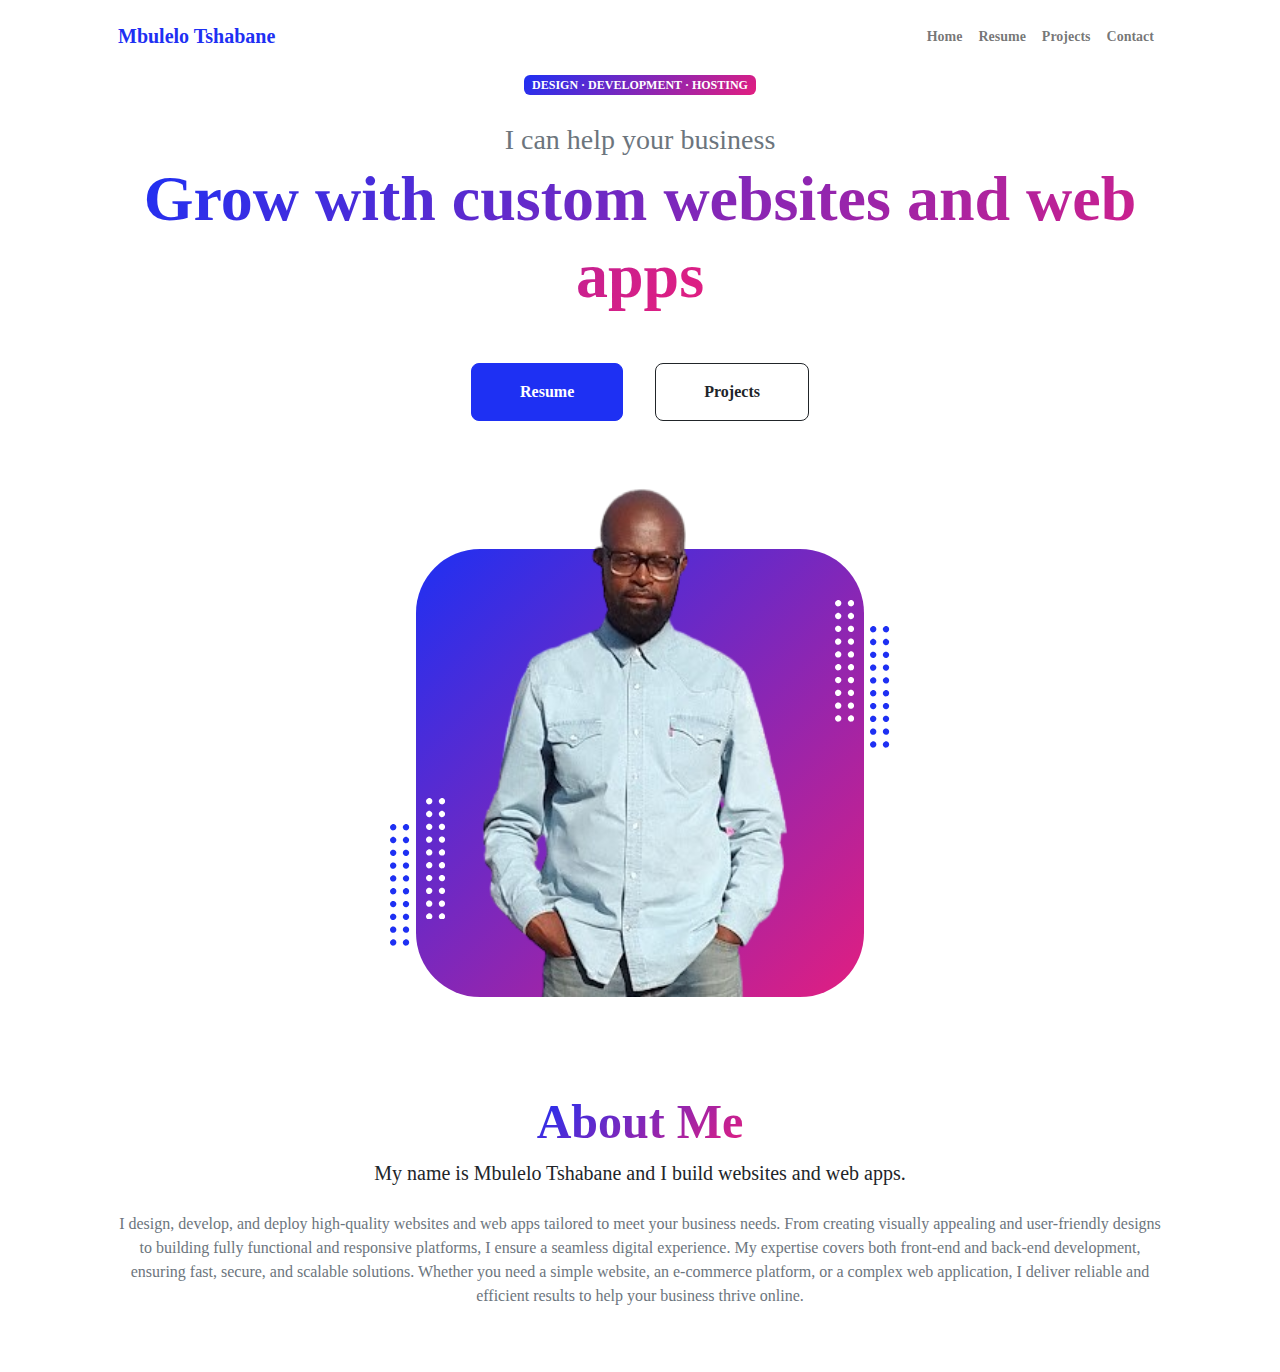
<file: index.html>
<!DOCTYPE html>
<html lang="en">

<head>
    <meta charset="UTF-8">
    <meta name="viewport" content="width=device-width, initial-scale=1.0">
    <title>Mbulelo Tshabane</title>
    <link rel="icon" type="image/x-icon" href="assets/favicon.ico">
    <link href="https://cdn.jsdelivr.net/npm/bootstrap@5.3.3/dist/css/bootstrap.min.css" rel="stylesheet"
        integrity="sha384-QWTKZyjpPEjISv5WaRU9OFeRpok6YctnYmDr5pNlyT2bRjXh0JMhjY6hW+ALEwIH" crossorigin="anonymous">
    <link rel="stylesheet" href="./css/style.css">
</head>

<body>
    <article class="landing_background">
        <nav class="navbar navbar-expand-lg navbar-light py-3">
            <div class="container px-5">
                <a class="navbar-brand" href="./index.html"><span class="fw-bolder text-primary">Mbulelo
                        Tshabane</span></a>
                <button class="navbar-toggler collapsed" type="button" data-bs-toggle="collapse"
                    data-bs-target="#navbarSupportedContent" aria-controls="navbarSupportedContent"
                    aria-expanded="false" aria-label="Toggle navigation"><span
                        class="navbar-toggler-icon"></span></button>
                <div class="navbar-collapse collapse" id="navbarSupportedContent" style="">
                    <ul class="navbar-nav ms-auto mb-2 mb-lg-0 small fw-bolder">
                        <li class="nav-item"><a class="nav-link" href="./index.html">Home</a></li>
                        <li class="nav-item"><a class="nav-link" href="./public/resume.html">Resume</a></li>
                        <li class="nav-item"><a class="nav-link" href="./public/projects.html">Projects</a></li>
                        <li class="nav-item"><a class="nav-link" href="./public/contact.html">Contact</a></li>
                    </ul>
                </div>
            </div>
        </nav>
        <div class="container profile-container px-5 pb-5">
            <div class="row gx-5 align-items-center">
                <div class="col-xxl-5">
                    <!-- Header text content-->
                    <div class="text-center text-xxl-start">
                        <div class="badge bg-gradient-primary-to-secondary text-white mb-4">
                            <div class="text-uppercase">Design · Development · Hosting</div>
                        </div>
                        <div class="fs-3 fw-light text-muted">I can help your business</div>
                        <h1 class="display-3 fw-bolder mb-5"><span class="text-gradient d-inline">Grow with custom
                                websites and web apps</span></h1>
                        <div class="d-grid gap-3 d-sm-flex justify-content-sm-center justify-content-xxl-start mb-3">
                            <a class="btn btn-primary btn-lg px-5 py-3 me-sm-3 fs-6 fw-bolder"
                                href="./public/resume.html">Resume</a>
                            <a class="btn btn-outline-dark btn-lg px-5 py-3 fs-6 fw-bolder"
                                href="./public/projects.html">Projects</a>
                        </div>
                    </div>
                </div>
                <div class="col-xxl-7">
                    <!-- Header profile picture-->
                    <div class="d-flex justify-content-center mt-5 mt-xxl-0">
                        <div class="profile bg-gradient-primary-to-secondary">
                            <!-- TIP: For best results, use a photo with a transparent background like the demo example below-->
                            <!-- Watch a tutorial on how to do this on YouTube (link)-->
                            <img class="profile-img" src="./images/another-profile-pic.png" alt="...">
                            <div class="dots-1">
                                <!-- SVG Dots-->
                                <svg version="1.1" xmlns="http://www.w3.org/2000/svg"
                                    xmlns:xlink="http://www.w3.org/1999/xlink" x="0px" y="0px"
                                    viewBox="0 0 191.6 1215.4" style="enable-background: new 0 0 191.6 1215.4"
                                    xml:space="preserve">
                                    <g transform="translate(0.000000,1280.000000) scale(0.100000,-0.100000)">
                                        <path
                                            d="M227.7,12788.6c-105-35-200-141-222-248c-43-206,163-412,369-369c155,32,275,190,260,339c-11,105-90,213-190,262        C383.7,12801.6,289.7,12808.6,227.7,12788.6z">
                                        </path>
                                        <path
                                            d="M1507.7,12788.6c-151-50-253-216-222-362c25-119,136-230,254-255c194-41,395,142,375,339c-11,105-90,213-190,262        C1663.7,12801.6,1569.7,12808.6,1507.7,12788.6z">
                                        </path>
                                        <path
                                            d="M227.7,11508.6c-105-35-200-141-222-248c-43-206,163-412,369-369c155,32,275,190,260,339c-11,105-90,213-190,262        C383.7,11521.6,289.7,11528.6,227.7,11508.6z">
                                        </path>
                                        <path
                                            d="M1507.7,11508.6c-151-50-253-216-222-362c25-119,136-230,254-255c194-41,395,142,375,339c-11,105-90,213-190,262        C1663.7,11521.6,1569.7,11528.6,1507.7,11508.6z">
                                        </path>
                                        <path
                                            d="M227.7,10228.6c-105-35-200-141-222-248c-43-206,163-412,369-369c155,32,275,190,260,339c-11,105-90,213-190,262        C383.7,10241.6,289.7,10248.6,227.7,10228.6z">
                                        </path>
                                        <path
                                            d="M1507.7,10228.6c-105-35-200-141-222-248c-43-206,163-412,369-369c155,32,275,190,260,339c-11,105-90,213-190,262        C1663.7,10241.6,1569.7,10248.6,1507.7,10228.6z">
                                        </path>
                                        <path
                                            d="M227.7,8948.6c-105-35-200-141-222-248c-43-206,163-412,369-369c155,32,275,190,260,339c-11,105-90,213-190,262        C383.7,8961.6,289.7,8968.6,227.7,8948.6z">
                                        </path>
                                        <path
                                            d="M1507.7,8948.6c-105-35-200-141-222-248c-43-206,163-412,369-369c155,32,275,190,260,339c-11,105-90,213-190,262        C1663.7,8961.6,1569.7,8968.6,1507.7,8948.6z">
                                        </path>
                                        <path
                                            d="M227.7,7668.6c-105-35-200-141-222-248c-43-206,163-412,369-369c155,32,275,190,260,339c-11,105-90,213-190,262        C383.7,7681.6,289.7,7688.6,227.7,7668.6z">
                                        </path>
                                        <path
                                            d="M1507.7,7668.6c-105-35-200-141-222-248c-43-206,163-412,369-369c155,32,275,190,260,339c-11,105-90,213-190,262        C1663.7,7681.6,1569.7,7688.6,1507.7,7668.6z">
                                        </path>
                                        <path
                                            d="M227.7,6388.6c-105-35-200-141-222-248c-43-206,163-412,369-369c155,32,275,190,260,339c-11,105-90,213-190,262        C383.7,6401.6,289.7,6408.6,227.7,6388.6z">
                                        </path>
                                        <path
                                            d="M1507.7,6388.6c-105-35-200-141-222-248c-43-206,163-412,369-369c155,32,275,190,260,339c-11,105-90,213-190,262        C1663.7,6401.6,1569.7,6408.6,1507.7,6388.6z">
                                        </path>
                                        <path
                                            d="M227.7,5108.6c-105-35-200-141-222-248c-43-206,163-412,369-369c155,32,275,190,260,339c-11,105-90,213-190,262        C383.7,5121.6,289.7,5128.6,227.7,5108.6z">
                                        </path>
                                        <path
                                            d="M1507.7,5108.6c-105-35-200-141-222-248c-43-206,163-412,369-369c155,32,275,190,260,339c-11,105-90,213-190,262        C1663.7,5121.6,1569.7,5128.6,1507.7,5108.6z">
                                        </path>
                                        <path
                                            d="M227.7,3828.6c-105-35-200-141-222-248c-43-206,163-412,369-369c155,32,275,190,260,339c-11,105-90,213-190,262        C383.7,3841.6,289.7,3848.6,227.7,3828.6z">
                                        </path>
                                        <path
                                            d="M1507.7,3828.6c-105-35-200-141-222-248c-43-206,163-412,369-369c155,32,275,190,260,339c-11,105-90,213-190,262        C1663.7,3841.6,1569.7,3848.6,1507.7,3828.6z">
                                        </path>
                                        <path
                                            d="M227.7,2548.6c-105-35-200-141-222-248c-43-206,163-412,369-369c155,32,275,190,260,339c-11,105-90,213-190,262        C383.7,2561.6,289.7,2568.6,227.7,2548.6z">
                                        </path>
                                        <path
                                            d="M1507.7,2548.6c-105-35-200-141-222-248c-43-206,163-412,369-369c155,32,275,190,260,339c-11,105-90,213-190,262        C1663.7,2561.6,1569.7,2568.6,1507.7,2548.6z">
                                        </path>
                                        <path
                                            d="M227.7,1268.6c-105-35-200-141-222-248c-43-206,163-412,369-369c155,32,275,190,260,339c-11,105-90,213-190,262        C383.7,1281.6,289.7,1288.6,227.7,1268.6z">
                                        </path>
                                        <path
                                            d="M1507.7,1268.6c-105-35-200-141-222-248c-43-206,163-412,369-369c155,32,275,190,260,339c-11,105-90,213-190,262        C1663.7,1281.6,1569.7,1288.6,1507.7,1268.6z">
                                        </path>
                                    </g>
                                </svg>
                                <!-- END of SVG dots-->
                            </div>
                            <div class="dots-2">
                                <!-- SVG Dots-->
                                <svg version="1.1" xmlns="http://www.w3.org/2000/svg"
                                    xmlns:xlink="http://www.w3.org/1999/xlink" x="0px" y="0px"
                                    viewBox="0 0 191.6 1215.4" style="enable-background: new 0 0 191.6 1215.4"
                                    xml:space="preserve">
                                    <g transform="translate(0.000000,1280.000000) scale(0.100000,-0.100000)">
                                        <path
                                            d="M227.7,12788.6c-105-35-200-141-222-248c-43-206,163-412,369-369c155,32,275,190,260,339c-11,105-90,213-190,262        C383.7,12801.6,289.7,12808.6,227.7,12788.6z">
                                        </path>
                                        <path
                                            d="M1507.7,12788.6c-151-50-253-216-222-362c25-119,136-230,254-255c194-41,395,142,375,339c-11,105-90,213-190,262        C1663.7,12801.6,1569.7,12808.6,1507.7,12788.6z">
                                        </path>
                                        <path
                                            d="M227.7,11508.6c-105-35-200-141-222-248c-43-206,163-412,369-369c155,32,275,190,260,339c-11,105-90,213-190,262        C383.7,11521.6,289.7,11528.6,227.7,11508.6z">
                                        </path>
                                        <path
                                            d="M1507.7,11508.6c-151-50-253-216-222-362c25-119,136-230,254-255c194-41,395,142,375,339c-11,105-90,213-190,262        C1663.7,11521.6,1569.7,11528.6,1507.7,11508.6z">
                                        </path>
                                        <path
                                            d="M227.7,10228.6c-105-35-200-141-222-248c-43-206,163-412,369-369c155,32,275,190,260,339c-11,105-90,213-190,262        C383.7,10241.6,289.7,10248.6,227.7,10228.6z">
                                        </path>
                                        <path
                                            d="M1507.7,10228.6c-105-35-200-141-222-248c-43-206,163-412,369-369c155,32,275,190,260,339c-11,105-90,213-190,262        C1663.7,10241.6,1569.7,10248.6,1507.7,10228.6z">
                                        </path>
                                        <path
                                            d="M227.7,8948.6c-105-35-200-141-222-248c-43-206,163-412,369-369c155,32,275,190,260,339c-11,105-90,213-190,262        C383.7,8961.6,289.7,8968.6,227.7,8948.6z">
                                        </path>
                                        <path
                                            d="M1507.7,8948.6c-105-35-200-141-222-248c-43-206,163-412,369-369c155,32,275,190,260,339c-11,105-90,213-190,262        C1663.7,8961.6,1569.7,8968.6,1507.7,8948.6z">
                                        </path>
                                        <path
                                            d="M227.7,7668.6c-105-35-200-141-222-248c-43-206,163-412,369-369c155,32,275,190,260,339c-11,105-90,213-190,262        C383.7,7681.6,289.7,7688.6,227.7,7668.6z">
                                        </path>
                                        <path
                                            d="M1507.7,7668.6c-105-35-200-141-222-248c-43-206,163-412,369-369c155,32,275,190,260,339c-11,105-90,213-190,262        C1663.7,7681.6,1569.7,7688.6,1507.7,7668.6z">
                                        </path>
                                        <path
                                            d="M227.7,6388.6c-105-35-200-141-222-248c-43-206,163-412,369-369c155,32,275,190,260,339c-11,105-90,213-190,262        C383.7,6401.6,289.7,6408.6,227.7,6388.6z">
                                        </path>
                                        <path
                                            d="M1507.7,6388.6c-105-35-200-141-222-248c-43-206,163-412,369-369c155,32,275,190,260,339c-11,105-90,213-190,262        C1663.7,6401.6,1569.7,6408.6,1507.7,6388.6z">
                                        </path>
                                        <path
                                            d="M227.7,5108.6c-105-35-200-141-222-248c-43-206,163-412,369-369c155,32,275,190,260,339c-11,105-90,213-190,262        C383.7,5121.6,289.7,5128.6,227.7,5108.6z">
                                        </path>
                                        <path
                                            d="M1507.7,5108.6c-105-35-200-141-222-248c-43-206,163-412,369-369c155,32,275,190,260,339c-11,105-90,213-190,262        C1663.7,5121.6,1569.7,5128.6,1507.7,5108.6z">
                                        </path>
                                        <path
                                            d="M227.7,3828.6c-105-35-200-141-222-248c-43-206,163-412,369-369c155,32,275,190,260,339c-11,105-90,213-190,262        C383.7,3841.6,289.7,3848.6,227.7,3828.6z">
                                        </path>
                                        <path
                                            d="M1507.7,3828.6c-105-35-200-141-222-248c-43-206,163-412,369-369c155,32,275,190,260,339c-11,105-90,213-190,262        C1663.7,3841.6,1569.7,3848.6,1507.7,3828.6z">
                                        </path>
                                        <path
                                            d="M227.7,2548.6c-105-35-200-141-222-248c-43-206,163-412,369-369c155,32,275,190,260,339c-11,105-90,213-190,262        C383.7,2561.6,289.7,2568.6,227.7,2548.6z">
                                        </path>
                                        <path
                                            d="M1507.7,2548.6c-105-35-200-141-222-248c-43-206,163-412,369-369c155,32,275,190,260,339c-11,105-90,213-190,262        C1663.7,2561.6,1569.7,2568.6,1507.7,2548.6z">
                                        </path>
                                        <path
                                            d="M227.7,1268.6c-105-35-200-141-222-248c-43-206,163-412,369-369c155,32,275,190,260,339c-11,105-90,213-190,262        C383.7,1281.6,289.7,1288.6,227.7,1268.6z">
                                        </path>
                                        <path
                                            d="M1507.7,1268.6c-105-35-200-141-222-248c-43-206,163-412,369-369c155,32,275,190,260,339c-11,105-90,213-190,262        C1663.7,1281.6,1569.7,1288.6,1507.7,1268.6z">
                                        </path>
                                    </g>
                                </svg>
                                <!-- END of SVG dots-->
                            </div>
                            <div class="dots-3">
                                <!-- SVG Dots-->
                                <svg version="1.1" xmlns="http://www.w3.org/2000/svg"
                                    xmlns:xlink="http://www.w3.org/1999/xlink" x="0px" y="0px"
                                    viewBox="0 0 191.6 1215.4" style="enable-background: new 0 0 191.6 1215.4"
                                    xml:space="preserve">
                                    <g transform="translate(0.000000,1280.000000) scale(0.100000,-0.100000)">
                                        <path
                                            d="M227.7,12788.6c-105-35-200-141-222-248c-43-206,163-412,369-369c155,32,275,190,260,339c-11,105-90,213-190,262        C383.7,12801.6,289.7,12808.6,227.7,12788.6z">
                                        </path>
                                        <path
                                            d="M1507.7,12788.6c-151-50-253-216-222-362c25-119,136-230,254-255c194-41,395,142,375,339c-11,105-90,213-190,262        C1663.7,12801.6,1569.7,12808.6,1507.7,12788.6z">
                                        </path>
                                        <path
                                            d="M227.7,11508.6c-105-35-200-141-222-248c-43-206,163-412,369-369c155,32,275,190,260,339c-11,105-90,213-190,262        C383.7,11521.6,289.7,11528.6,227.7,11508.6z">
                                        </path>
                                        <path
                                            d="M1507.7,11508.6c-151-50-253-216-222-362c25-119,136-230,254-255c194-41,395,142,375,339c-11,105-90,213-190,262        C1663.7,11521.6,1569.7,11528.6,1507.7,11508.6z">
                                        </path>
                                        <path
                                            d="M227.7,10228.6c-105-35-200-141-222-248c-43-206,163-412,369-369c155,32,275,190,260,339c-11,105-90,213-190,262        C383.7,10241.6,289.7,10248.6,227.7,10228.6z">
                                        </path>
                                        <path
                                            d="M1507.7,10228.6c-105-35-200-141-222-248c-43-206,163-412,369-369c155,32,275,190,260,339c-11,105-90,213-190,262        C1663.7,10241.6,1569.7,10248.6,1507.7,10228.6z">
                                        </path>
                                        <path
                                            d="M227.7,8948.6c-105-35-200-141-222-248c-43-206,163-412,369-369c155,32,275,190,260,339c-11,105-90,213-190,262        C383.7,8961.6,289.7,8968.6,227.7,8948.6z">
                                        </path>
                                        <path
                                            d="M1507.7,8948.6c-105-35-200-141-222-248c-43-206,163-412,369-369c155,32,275,190,260,339c-11,105-90,213-190,262        C1663.7,8961.6,1569.7,8968.6,1507.7,8948.6z">
                                        </path>
                                        <path
                                            d="M227.7,7668.6c-105-35-200-141-222-248c-43-206,163-412,369-369c155,32,275,190,260,339c-11,105-90,213-190,262        C383.7,7681.6,289.7,7688.6,227.7,7668.6z">
                                        </path>
                                        <path
                                            d="M1507.7,7668.6c-105-35-200-141-222-248c-43-206,163-412,369-369c155,32,275,190,260,339c-11,105-90,213-190,262        C1663.7,7681.6,1569.7,7688.6,1507.7,7668.6z">
                                        </path>
                                        <path
                                            d="M227.7,6388.6c-105-35-200-141-222-248c-43-206,163-412,369-369c155,32,275,190,260,339c-11,105-90,213-190,262        C383.7,6401.6,289.7,6408.6,227.7,6388.6z">
                                        </path>
                                        <path
                                            d="M1507.7,6388.6c-105-35-200-141-222-248c-43-206,163-412,369-369c155,32,275,190,260,339c-11,105-90,213-190,262        C1663.7,6401.6,1569.7,6408.6,1507.7,6388.6z">
                                        </path>
                                        <path
                                            d="M227.7,5108.6c-105-35-200-141-222-248c-43-206,163-412,369-369c155,32,275,190,260,339c-11,105-90,213-190,262        C383.7,5121.6,289.7,5128.6,227.7,5108.6z">
                                        </path>
                                        <path
                                            d="M1507.7,5108.6c-105-35-200-141-222-248c-43-206,163-412,369-369c155,32,275,190,260,339c-11,105-90,213-190,262        C1663.7,5121.6,1569.7,5128.6,1507.7,5108.6z">
                                        </path>
                                        <path
                                            d="M227.7,3828.6c-105-35-200-141-222-248c-43-206,163-412,369-369c155,32,275,190,260,339c-11,105-90,213-190,262        C383.7,3841.6,289.7,3848.6,227.7,3828.6z">
                                        </path>
                                        <path
                                            d="M1507.7,3828.6c-105-35-200-141-222-248c-43-206,163-412,369-369c155,32,275,190,260,339c-11,105-90,213-190,262        C1663.7,3841.6,1569.7,3848.6,1507.7,3828.6z">
                                        </path>
                                        <path
                                            d="M227.7,2548.6c-105-35-200-141-222-248c-43-206,163-412,369-369c155,32,275,190,260,339c-11,105-90,213-190,262        C383.7,2561.6,289.7,2568.6,227.7,2548.6z">
                                        </path>
                                        <path
                                            d="M1507.7,2548.6c-105-35-200-141-222-248c-43-206,163-412,369-369c155,32,275,190,260,339c-11,105-90,213-190,262        C1663.7,2561.6,1569.7,2568.6,1507.7,2548.6z">
                                        </path>
                                        <path
                                            d="M227.7,1268.6c-105-35-200-141-222-248c-43-206,163-412,369-369c155,32,275,190,260,339c-11,105-90,213-190,262        C383.7,1281.6,289.7,1288.6,227.7,1268.6z">
                                        </path>
                                        <path
                                            d="M1507.7,1268.6c-105-35-200-141-222-248c-43-206,163-412,369-369c155,32,275,190,260,339c-11,105-90,213-190,262        C1663.7,1281.6,1569.7,1288.6,1507.7,1268.6z">
                                        </path>
                                    </g>
                                </svg>
                                <!-- END of SVG dots-->
                            </div>
                            <div class="dots-4">
                                <!-- SVG Dots-->
                                <svg version="1.1" xmlns="http://www.w3.org/2000/svg"
                                    xmlns:xlink="http://www.w3.org/1999/xlink" x="0px" y="0px"
                                    viewBox="0 0 191.6 1215.4" style="enable-background: new 0 0 191.6 1215.4"
                                    xml:space="preserve">
                                    <g transform="translate(0.000000,1280.000000) scale(0.100000,-0.100000)">
                                        <path
                                            d="M227.7,12788.6c-105-35-200-141-222-248c-43-206,163-412,369-369c155,32,275,190,260,339c-11,105-90,213-190,262        C383.7,12801.6,289.7,12808.6,227.7,12788.6z">
                                        </path>
                                        <path
                                            d="M1507.7,12788.6c-151-50-253-216-222-362c25-119,136-230,254-255c194-41,395,142,375,339c-11,105-90,213-190,262        C1663.7,12801.6,1569.7,12808.6,1507.7,12788.6z">
                                        </path>
                                        <path
                                            d="M227.7,11508.6c-105-35-200-141-222-248c-43-206,163-412,369-369c155,32,275,190,260,339c-11,105-90,213-190,262        C383.7,11521.6,289.7,11528.6,227.7,11508.6z">
                                        </path>
                                        <path
                                            d="M1507.7,11508.6c-151-50-253-216-222-362c25-119,136-230,254-255c194-41,395,142,375,339c-11,105-90,213-190,262        C1663.7,11521.6,1569.7,11528.6,1507.7,11508.6z">
                                        </path>
                                        <path
                                            d="M227.7,10228.6c-105-35-200-141-222-248c-43-206,163-412,369-369c155,32,275,190,260,339c-11,105-90,213-190,262        C383.7,10241.6,289.7,10248.6,227.7,10228.6z">
                                        </path>
                                        <path
                                            d="M1507.7,10228.6c-105-35-200-141-222-248c-43-206,163-412,369-369c155,32,275,190,260,339c-11,105-90,213-190,262        C1663.7,10241.6,1569.7,10248.6,1507.7,10228.6z">
                                        </path>
                                        <path
                                            d="M227.7,8948.6c-105-35-200-141-222-248c-43-206,163-412,369-369c155,32,275,190,260,339c-11,105-90,213-190,262        C383.7,8961.6,289.7,8968.6,227.7,8948.6z">
                                        </path>
                                        <path
                                            d="M1507.7,8948.6c-105-35-200-141-222-248c-43-206,163-412,369-369c155,32,275,190,260,339c-11,105-90,213-190,262        C1663.7,8961.6,1569.7,8968.6,1507.7,8948.6z">
                                        </path>
                                        <path
                                            d="M227.7,7668.6c-105-35-200-141-222-248c-43-206,163-412,369-369c155,32,275,190,260,339c-11,105-90,213-190,262        C383.7,7681.6,289.7,7688.6,227.7,7668.6z">
                                        </path>
                                        <path
                                            d="M1507.7,7668.6c-105-35-200-141-222-248c-43-206,163-412,369-369c155,32,275,190,260,339c-11,105-90,213-190,262        C1663.7,7681.6,1569.7,7688.6,1507.7,7668.6z">
                                        </path>
                                        <path
                                            d="M227.7,6388.6c-105-35-200-141-222-248c-43-206,163-412,369-369c155,32,275,190,260,339c-11,105-90,213-190,262        C383.7,6401.6,289.7,6408.6,227.7,6388.6z">
                                        </path>
                                        <path
                                            d="M1507.7,6388.6c-105-35-200-141-222-248c-43-206,163-412,369-369c155,32,275,190,260,339c-11,105-90,213-190,262        C1663.7,6401.6,1569.7,6408.6,1507.7,6388.6z">
                                        </path>
                                        <path
                                            d="M227.7,5108.6c-105-35-200-141-222-248c-43-206,163-412,369-369c155,32,275,190,260,339c-11,105-90,213-190,262        C383.7,5121.6,289.7,5128.6,227.7,5108.6z">
                                        </path>
                                        <path
                                            d="M1507.7,5108.6c-105-35-200-141-222-248c-43-206,163-412,369-369c155,32,275,190,260,339c-11,105-90,213-190,262        C1663.7,5121.6,1569.7,5128.6,1507.7,5108.6z">
                                        </path>
                                        <path
                                            d="M227.7,3828.6c-105-35-200-141-222-248c-43-206,163-412,369-369c155,32,275,190,260,339c-11,105-90,213-190,262        C383.7,3841.6,289.7,3848.6,227.7,3828.6z">
                                        </path>
                                        <path
                                            d="M1507.7,3828.6c-105-35-200-141-222-248c-43-206,163-412,369-369c155,32,275,190,260,339c-11,105-90,213-190,262        C1663.7,3841.6,1569.7,3848.6,1507.7,3828.6z">
                                        </path>
                                        <path
                                            d="M227.7,2548.6c-105-35-200-141-222-248c-43-206,163-412,369-369c155,32,275,190,260,339c-11,105-90,213-190,262        C383.7,2561.6,289.7,2568.6,227.7,2548.6z">
                                        </path>
                                        <path
                                            d="M1507.7,2548.6c-105-35-200-141-222-248c-43-206,163-412,369-369c155,32,275,190,260,339c-11,105-90,213-190,262        C1663.7,2561.6,1569.7,2568.6,1507.7,2548.6z">
                                        </path>
                                        <path
                                            d="M227.7,1268.6c-105-35-200-141-222-248c-43-206,163-412,369-369c155,32,275,190,260,339c-11,105-90,213-190,262        C383.7,1281.6,289.7,1288.6,227.7,1268.6z">
                                        </path>
                                        <path
                                            d="M1507.7,1268.6c-105-35-200-141-222-248c-43-206,163-412,369-369c155,32,275,190,260,339c-11,105-90,213-190,262        C1663.7,1281.6,1569.7,1288.6,1507.7,1268.6z">
                                        </path>
                                    </g>
                                </svg>
                                <!-- END of SVG dots-->
                            </div>
                        </div>
                    </div>
                </div>
            </div>
        </div>
        <div class="container px-5">
            <div class="row gx-5 justify-content-center">
                <div class="col-xxl-8">
                    <div class="text-center my-5">
                        <h2 class="display-5 fw-bolder"><span class="text-gradient d-inline">About Me</span></h2>
                        <p class="lead fw-light mb-4">My name is Mbulelo Tshabane and I build websites and web apps.</p>
                        <p class="text-muted">I design, develop, and deploy high-quality websites and web apps tailored
                            to meet your business needs. From creating visually appealing and user-friendly designs to
                            building fully functional and responsive platforms, I ensure a seamless digital experience.
                            My expertise covers both front-end and back-end development, ensuring fast, secure, and
                            scalable solutions. Whether you need a simple website, an e-commerce platform, or a complex
                            web application, I deliver reliable and efficient results to help your business thrive
                            online.</p>
                        <div class="d-flex justify-content-center fs-2 gap-4">
                            <a class="text-gradient" href="#!"><i class="bi bi-twitter"></i></a>
                            <a class="text-gradient" href="#!"><i class="bi bi-linkedin"></i></a>
                            <a class="text-gradient" href="#!"><i class="bi bi-github"></i></a>
                        </div>
                    </div>
                </div>
            </div>
        </div>
    </article>
</body>

</html>
</file>
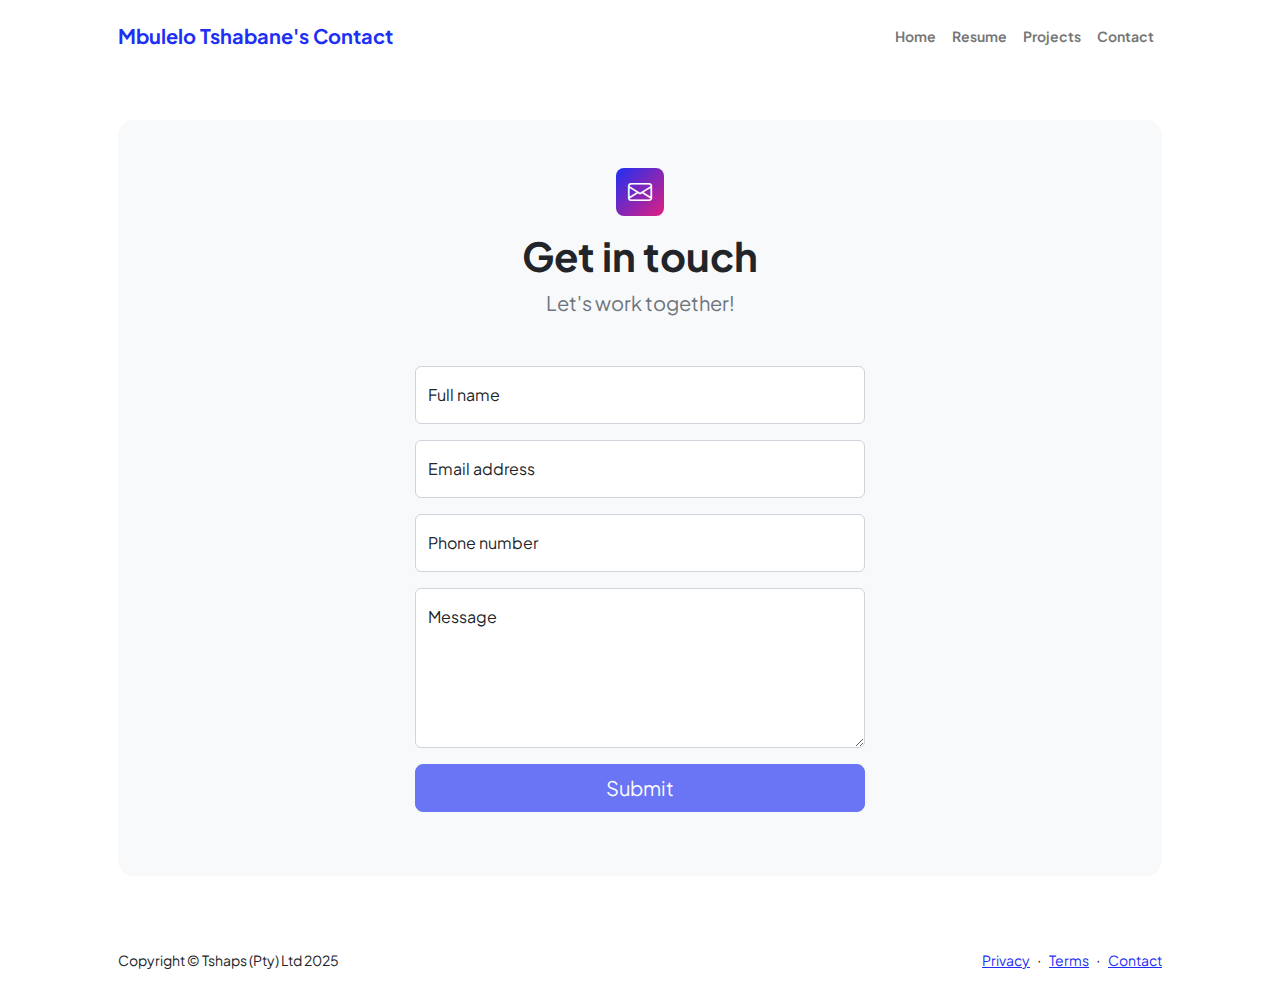
<file: public/contact.html>
<html lang="en">

<head>
    <meta charset="utf-8">
    <meta name="viewport" content="width=device-width, initial-scale=1, shrink-to-fit=no">
    <meta name="description" content="">
    <meta name="author" content="">
    <title>Modern Business - Start Bootstrap Template</title>
    <!-- Favicon-->
    <link rel="icon" type="image/x-icon" href="assets/favicon.ico">
    <!-- Custom Google font-->
    <link rel="preconnect" href="https://fonts.googleapis.com">
    <link rel="preconnect" href="https://fonts.gstatic.com" crossorigin="">
    <link
        href="https://fonts.googleapis.com/css2?family=Plus+Jakarta+Sans:wght@100;200;300;400;500;600;700;800;900&amp;display=swap"
        rel="stylesheet">
    <!-- Bootstrap icons-->
    <link href="https://cdn.jsdelivr.net/npm/bootstrap-icons@1.8.1/font/bootstrap-icons.css" rel="stylesheet">
    <!-- Core theme CSS (includes Bootstrap)-->
    <link href="../css/style.css" rel="stylesheet">
    <style>
        .d-none {
            display: none;
        }

        .invalid-feedback {
            display: none;
        }

        .btn.disabled {
            pointer-events: none;
            opacity: 0.65;
        }
    </style>
</head>

<body class="d-flex flex-column">
    <main class="flex-shrink-0">
        <!-- Navigation-->
        <nav class="navbar navbar-expand-lg navbar-light bg-white py-3">
            <div class="container px-5">
                <a class="navbar-brand" href="./contact.html"><span class="fw-bolder text-primary">Mbulelo Tshabane's
                        Contact</span></a>
                <button class="navbar-toggler" type="button" data-bs-toggle="collapse"
                    data-bs-target="#navbarSupportedContent" aria-controls="navbarSupportedContent"
                    aria-expanded="false" aria-label="Toggle navigation"><span
                        class="navbar-toggler-icon"></span></button>
                <div class="collapse navbar-collapse" id="navbarSupportedContent">
                    <ul class="navbar-nav ms-auto mb-2 mb-lg-0 small fw-bolder">
                        <li class="nav-item"><a class="nav-link" href="../index.html">Home</a></li>
                        <li class="nav-item"><a class="nav-link" href="./resume.html">Resume</a></li>
                        <li class="nav-item"><a class="nav-link" href="./projects.html">Projects</a></li>
                        <li class="nav-item"><a class="nav-link" href="./contact.html">Contact</a></li>
                    </ul>
                </div>
            </div>
        </nav>
        <!-- Page content-->
        <section class="py-5">
            <div class="container px-5">
                <!-- Contact form-->
                <div class="bg-light rounded-4 py-5 px-4 px-md-5">
                    <div class="text-center mb-5">
                        <div class="feature bg-primary bg-gradient-primary-to-secondary text-white rounded-3 mb-3"><i
                                class="bi bi-envelope"></i></div>
                        <h1 class="fw-bolder">Get in touch</h1>
                        <p class="lead fw-normal text-muted mb-0">Let's work together!</p>
                    </div>
                    <div class="row gx-5 justify-content-center">
                        <div class="col-lg-8 col-xl-6">
                            <!-- * * * * * * * * * * * * * * *-->
                            <!-- * * SB Forms Contact Form * *-->
                            <!-- * * * * * * * * * * * * * * *-->
                            <!-- This form is pre-integrated with SB Forms.-->
                            <!-- To make this form functional, sign up at-->
                            <!-- https://startbootstrap.com/solution/contact-forms-->
                            <!-- to get an API token!-->
                            <form id="contactForm" data-sb-form-api-token="API_TOKEN">
                                <!-- Name input-->
                                <div class="form-floating mb-3">
                                    <input class="form-control" id="name" type="text" placeholder="Enter your name..."
                                        data-sb-validations="required" data-sb-can-submit="no">
                                    <label for="name">Full name</label>
                                    <div class="invalid-feedback" data-sb-feedback="name:required">A name is required.
                                    </div>
                                </div>
                                <!-- Email address input-->
                                <div class="form-floating mb-3">
                                    <input class="form-control" id="email" type="email" placeholder="name@example.com"
                                        data-sb-validations="required,email" data-sb-can-submit="no">
                                    <label for="email">Email address</label>
                                    <div class="invalid-feedback" data-sb-feedback="email:required">An email is
                                        required.</div>
                                    <div class="invalid-feedback" data-sb-feedback="email:email">Email is not valid.
                                    </div>
                                </div>
                                <!-- Phone number input-->
                                <div class="form-floating mb-3">
                                    <input class="form-control" id="phone" type="tel" placeholder="(123) 456-7890"
                                        data-sb-validations="required" data-sb-can-submit="no">
                                    <label for="phone">Phone number</label>
                                    <div class="invalid-feedback" data-sb-feedback="phone:required">A phone number is
                                        required.</div>
                                </div>
                                <!-- Message input-->
                                <div class="form-floating mb-3">
                                    <textarea class="form-control" id="message" type="text"
                                        placeholder="Enter your message here..." style="height: 10rem"
                                        data-sb-validations="required" data-sb-can-submit="no"></textarea>
                                    <label for="message">Message</label>
                                    <div class="invalid-feedback" data-sb-feedback="message:required">A message is
                                        required.</div>
                                </div>
                                <!-- Submit success message-->
                                <!---->
                                <!-- This is what your users will see when the form-->
                                <!-- has successfully submitted-->
                                <div class="d-none" id="submitSuccessMessage">
                                    <div class="text-center mb-3">
                                        <div class="fw-bolder">Form submission successful!</div>
                                        To activate this form, sign up at
                                        <br>
                                        <a
                                            href="https://startbootstrap.com/solution/contact-forms">https://startbootstrap.com/solution/contact-forms</a>
                                    </div>
                                </div>
                                <!-- Submit error message-->
                                <!---->
                                <!-- This is what your users will see when there is-->
                                <!-- an error submitting the form-->
                                <div class="d-none" id="submitErrorMessage">
                                    <div class="text-center text-danger mb-3">Error sending message!</div>
                                </div>
                                <!-- Submit Button-->
                                <div class="d-grid"><button class="btn btn-primary btn-lg disabled" id="submitButton"
                                        type="submit">Submit</button></div>
                            </form>
                        </div>
                    </div>
                </div>
            </div>
        </section>
    </main>
    <!-- Footer-->
    <footer class="bg-white py-4 mt-auto">
        <div class="container px-5">
            <div class="row align-items-center justify-content-between flex-column flex-sm-row">
                <div class="col-auto">
                    <div class="small m-0">Copyright © Tshaps (Pty) Ltd 2025</div>
                </div>
                <div class="col-auto">
                    <a class="small" href="#!">Privacy</a>
                    <span class="mx-1">·</span>
                    <a class="small" href="#!">Terms</a>
                    <span class="mx-1">·</span>
                    <a class="small" href="../public/contact.html">Contact</a>
                </div>
            </div>
        </div>
    </footer>
</body>

</html>
</file>
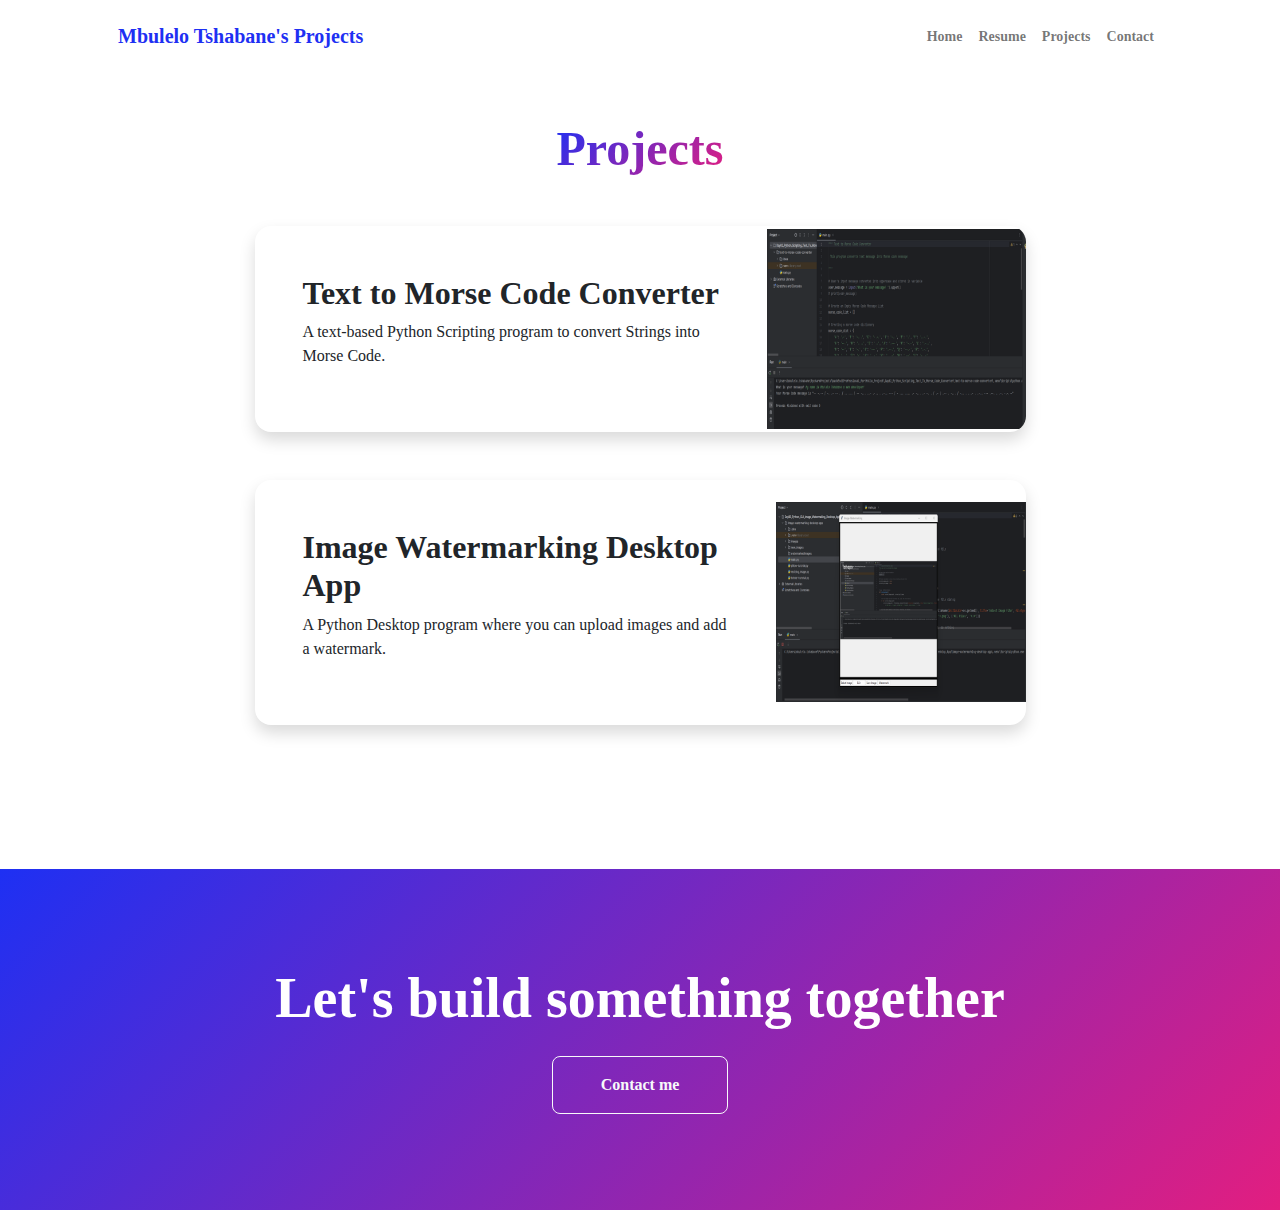
<file: public/projects.html>
<!DOCTYPE html>
<html lang="en">

<head>
    <meta charset="UTF-8">
    <meta name="viewport" content="width=device-width, initial-scale=1.0">
    <title>Projects</title>
    <link rel="icon" type="image/x-icon" href="assets/favicon.ico">
    <link href="https://cdn.jsdelivr.net/npm/bootstrap@5.3.3/dist/css/bootstrap.min.css" rel="stylesheet"
        integrity="sha384-QWTKZyjpPEjISv5WaRU9OFeRpok6YctnYmDr5pNlyT2bRjXh0JMhjY6hW+ALEwIH" crossorigin="anonymous">
    <link rel="stylesheet" href="../css/style.css">
</head>

<body>
    <main class="flex-shrink-0">
        <!-- Navigation-->
        <nav class="navbar navbar-expand-lg navbar-light bg-white py-3">
            <div class="container px-5">
                <a class="navbar-brand" href="./projects.html"><span class="fw-bolder text-primary">Mbulelo Tshabane's
                        Projects</span></a>
                <button class="navbar-toggler" type="button" data-bs-toggle="collapse"
                    data-bs-target="#navbarSupportedContent" aria-controls="navbarSupportedContent"
                    aria-expanded="false" aria-label="Toggle navigation"><span
                        class="navbar-toggler-icon"></span></button>
                <div class="collapse navbar-collapse" id="navbarSupportedContent">
                    <ul class="navbar-nav ms-auto mb-2 mb-lg-0 small fw-bolder">
                        <li class="nav-item"><a class="nav-link" href="../index.html">Home</a></li>
                        <li class="nav-item"><a class="nav-link" href="./resume.html">Resume</a></li>
                        <li class="nav-item"><a class="nav-link" href="./projects.html">Projects</a></li>
                        <li class="nav-item"><a class="nav-link" href="contact.html">Contact</a></li>
                    </ul>
                </div>
            </div>
        </nav>
        <!-- Projects Section-->
        <section class="py-5">
            <div class="container px-5 mb-5">
                <div class="text-center mb-5">
                    <h1 class="display-5 fw-bolder mb-0"><span class="text-gradient d-inline">Projects</span></h1>
                </div>
                <div class="row gx-5 justify-content-center project-cards">
                    <div class="col-lg-11 col-xl-9 col-xxl-8">
                        <!-- Project Card 1-->
                        <div class="card overflow-hidden shadow rounded-4 border-0 mb-5">
                            <div class="card-body p-0">
                                <div class="d-flex align-items-center">
                                    <div class="p-5">
                                        <a href="https://github.com/tshaps/Text_To_Morse_Code_Converter">
                                            <h2 class="fw-bolder">Text to Morse Code Converter</h2>
                                            <p>A text-based Python Scripting program to convert Strings into Morse Code.
                                            </p>
                                        </a>
                                    </div>
                                    <div class="p-0 m-0">
                                        <img class="img-fluid" src="../images/text_to_morse_code_converter.png"
                                            alt="text_to_morse_code_converter image">
                                    </div>
                                </div>
                            </div>
                        </div>
                        <!-- Project Card 2-->
                        <div class="card overflow-hidden shadow rounded-4 border-0 mb-5">
                            <div class="card-body p-0">
                                <div class="d-flex align-items-center">
                                    <div class="p-5">
                                        <a href="https://github.com/tshaps/Python_Image_Watermarking_Desktop_App">
                                            <h2 class="fw-bolder">Image Watermarking Desktop App</h2>
                                            <p>A Python Desktop program where you can upload images and add a watermark.
                                            </p>
                                        </a>
                                    </div>
                                    <div class="p-0 m-0">
                                        <img class=" img-fluid" src="../images/image_watermarking_desktop_app.png"
                                            alt="image_watermarking_desktop_app image">
                                    </div>
                                </div>
                            </div>
                        </div>
                    </div>
                </div>
            </div>
        </section>
        <!-- Call to action section-->
        <section class="py-5 bg-gradient-primary-to-secondary text-white">
            <div class="container px-5 my-5">
                <div class="text-center">
                    <h2 class="display-4 fw-bolder mb-4">Let's build something together</h2>
                    <a class="btn btn-outline-light btn-lg px-5 py-3 fs-6 fw-bolder" href="contact.html">Contact me</a>
                </div>
            </div>
        </section>
    </main>
</body>

</html>
</file>
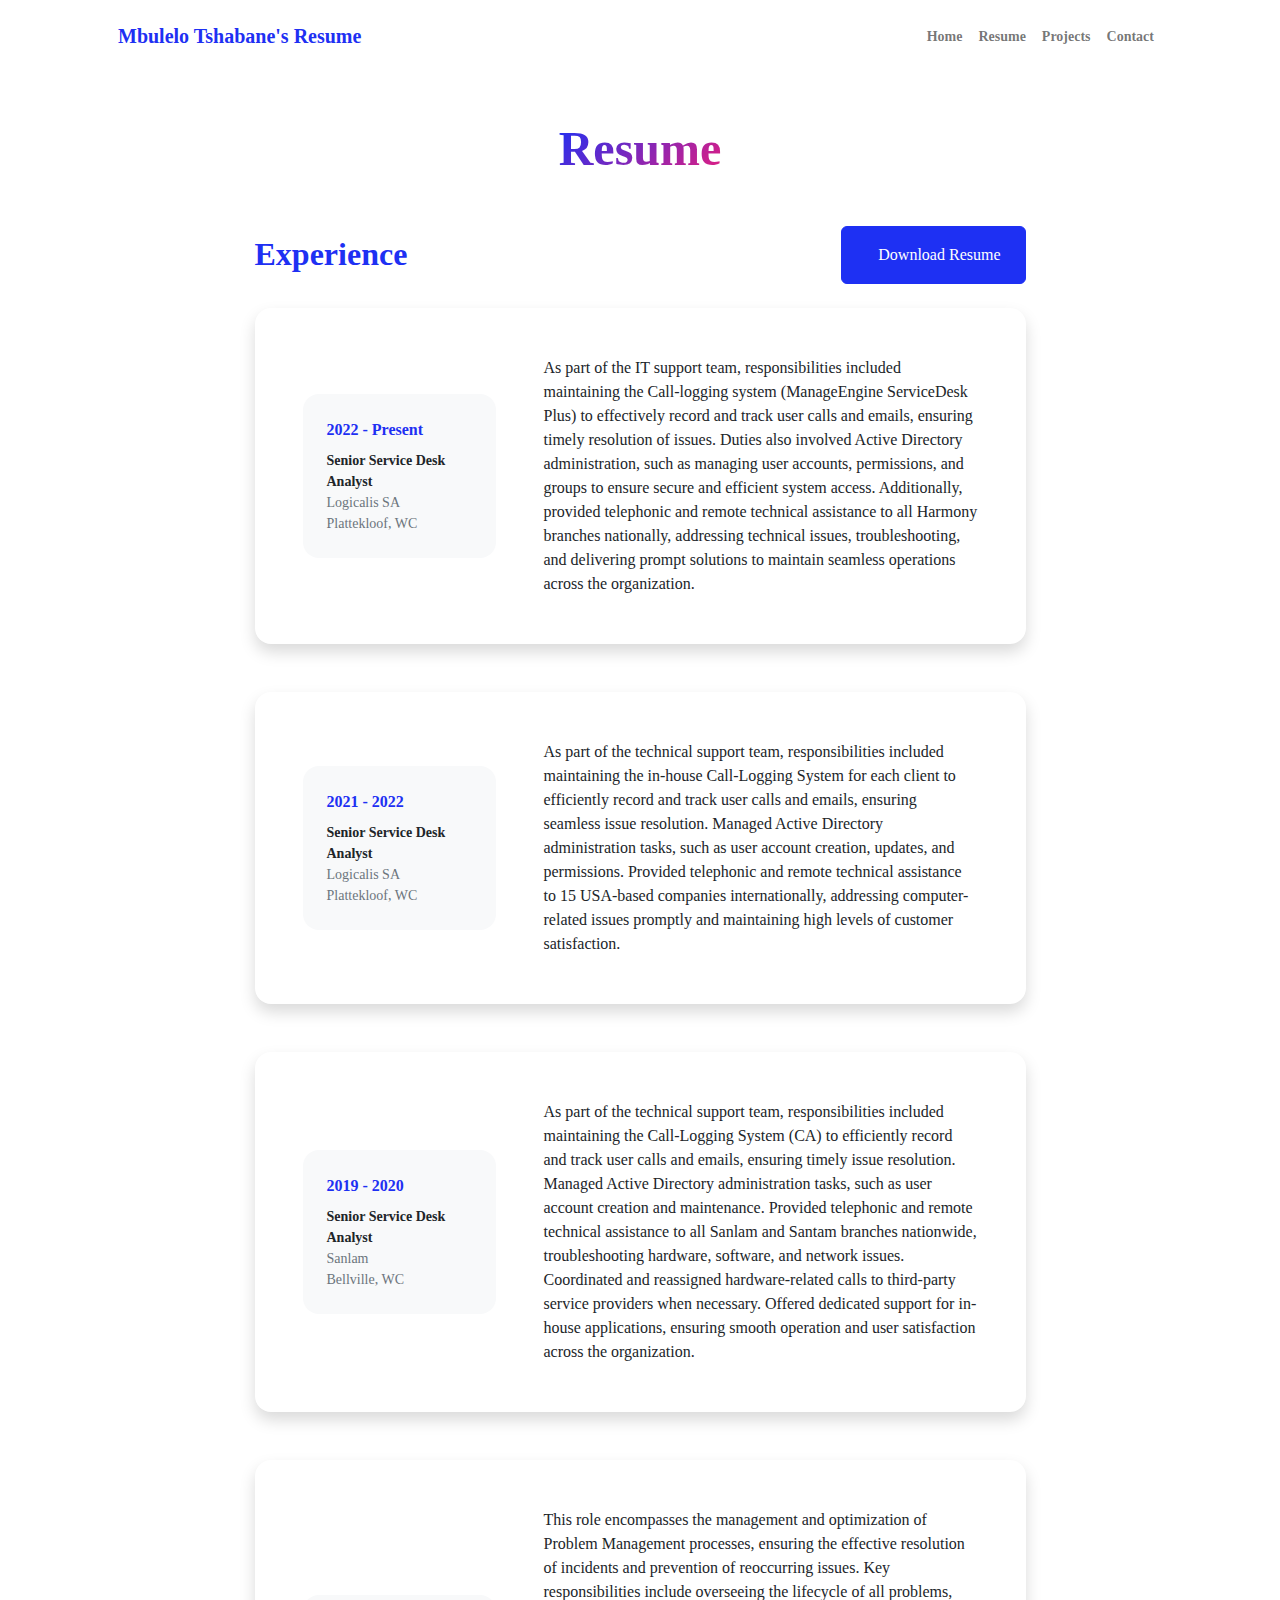
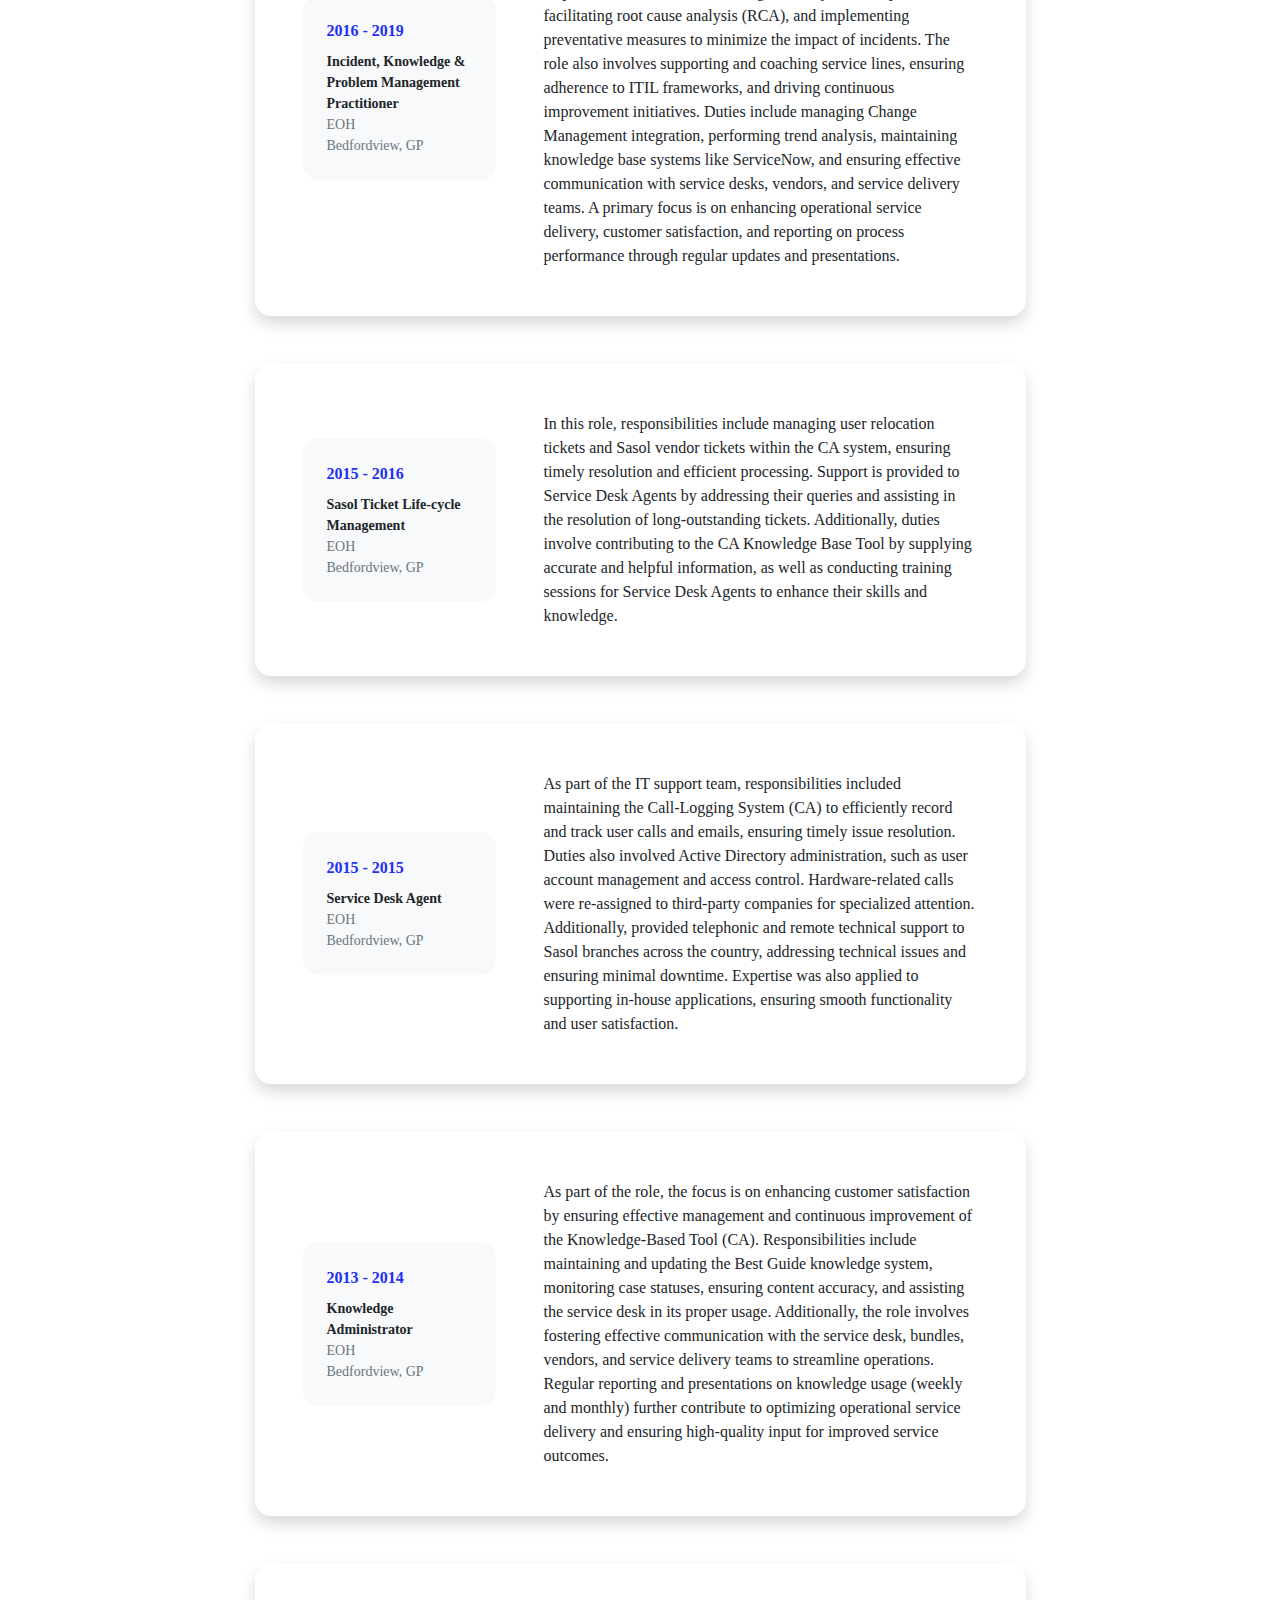
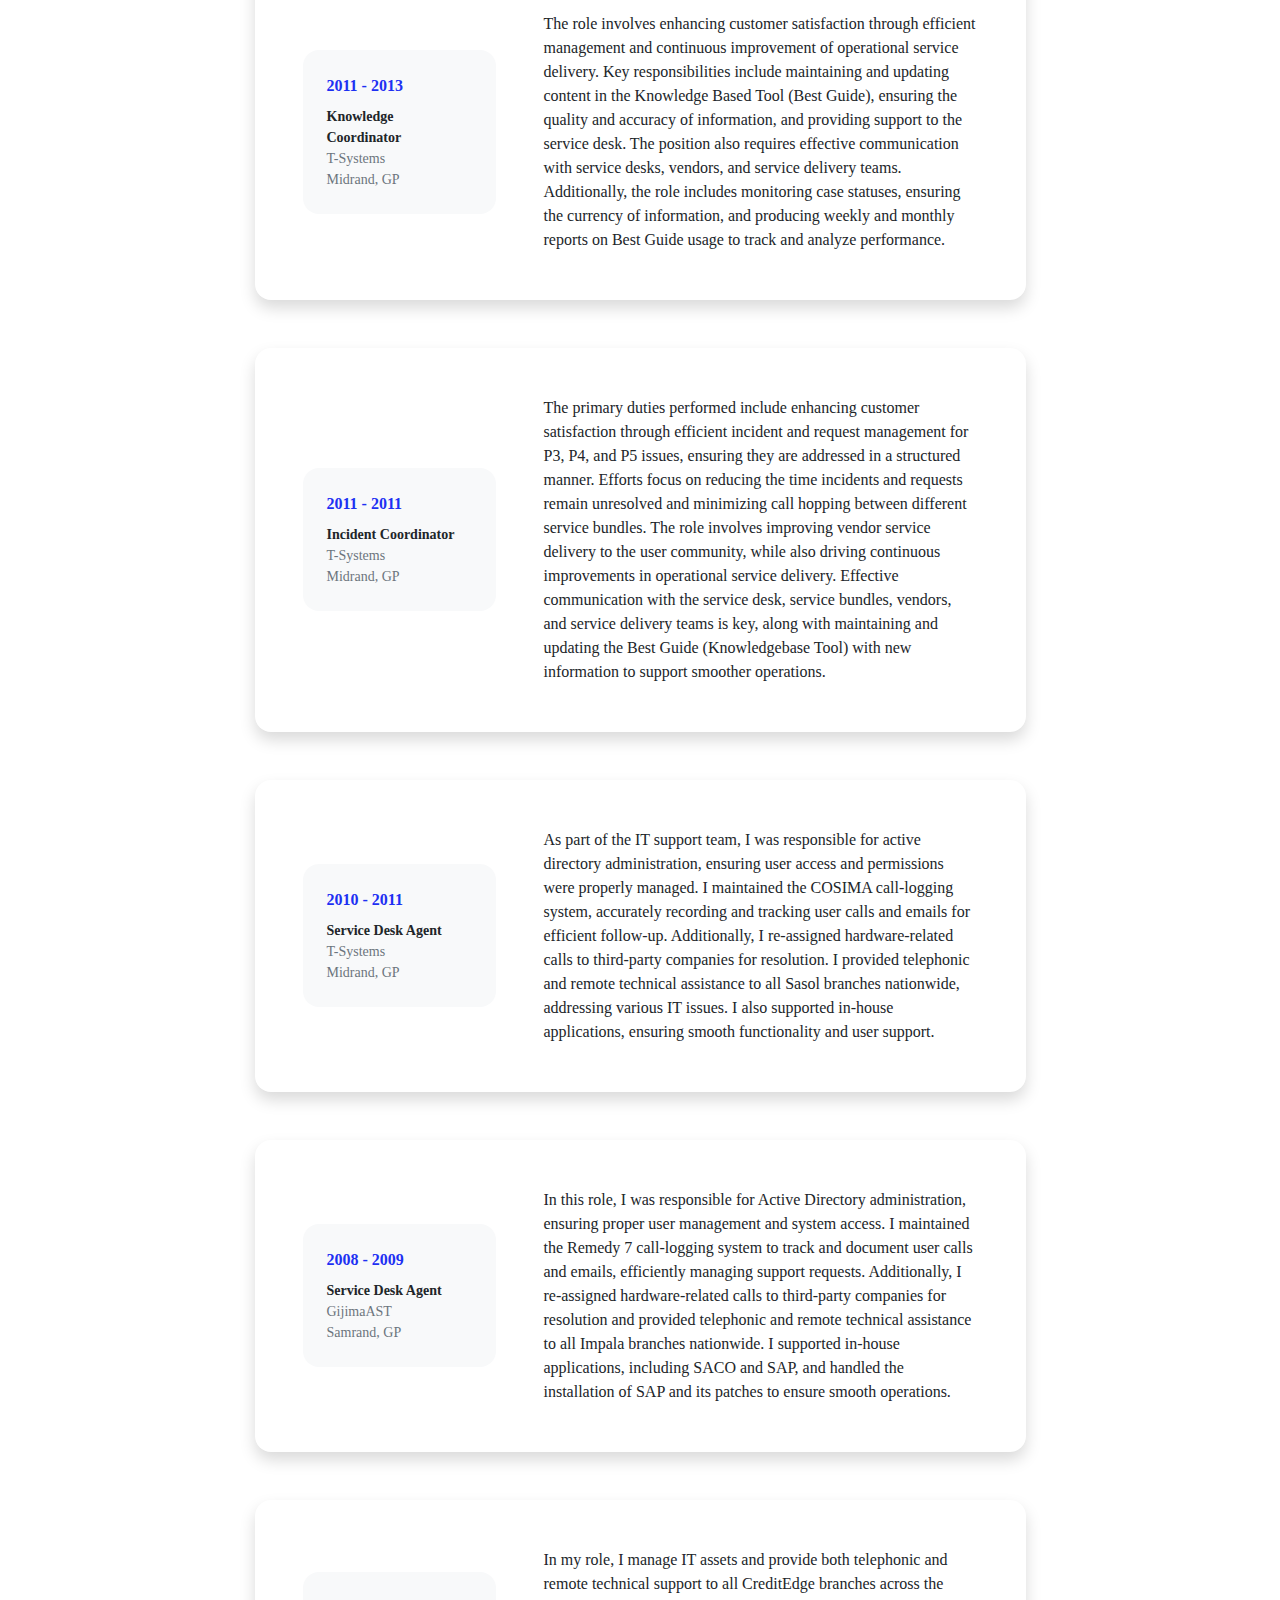
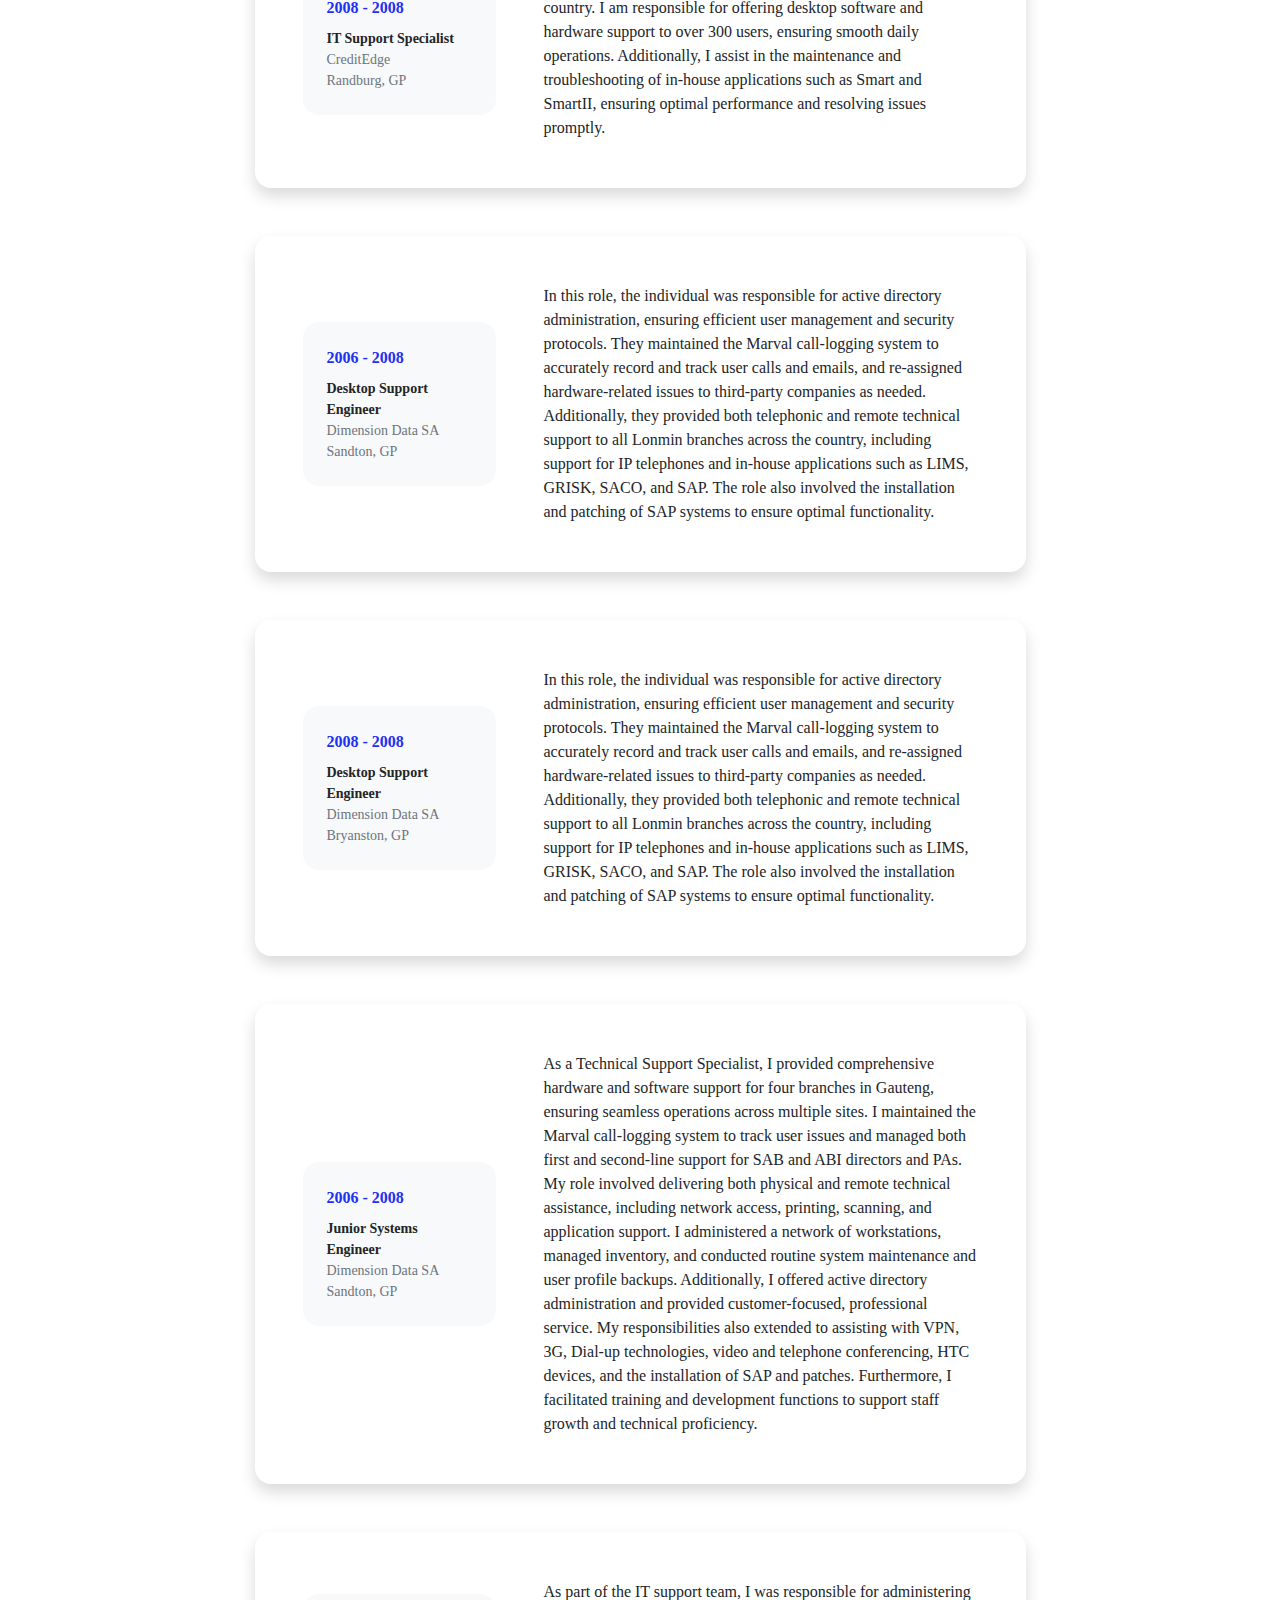
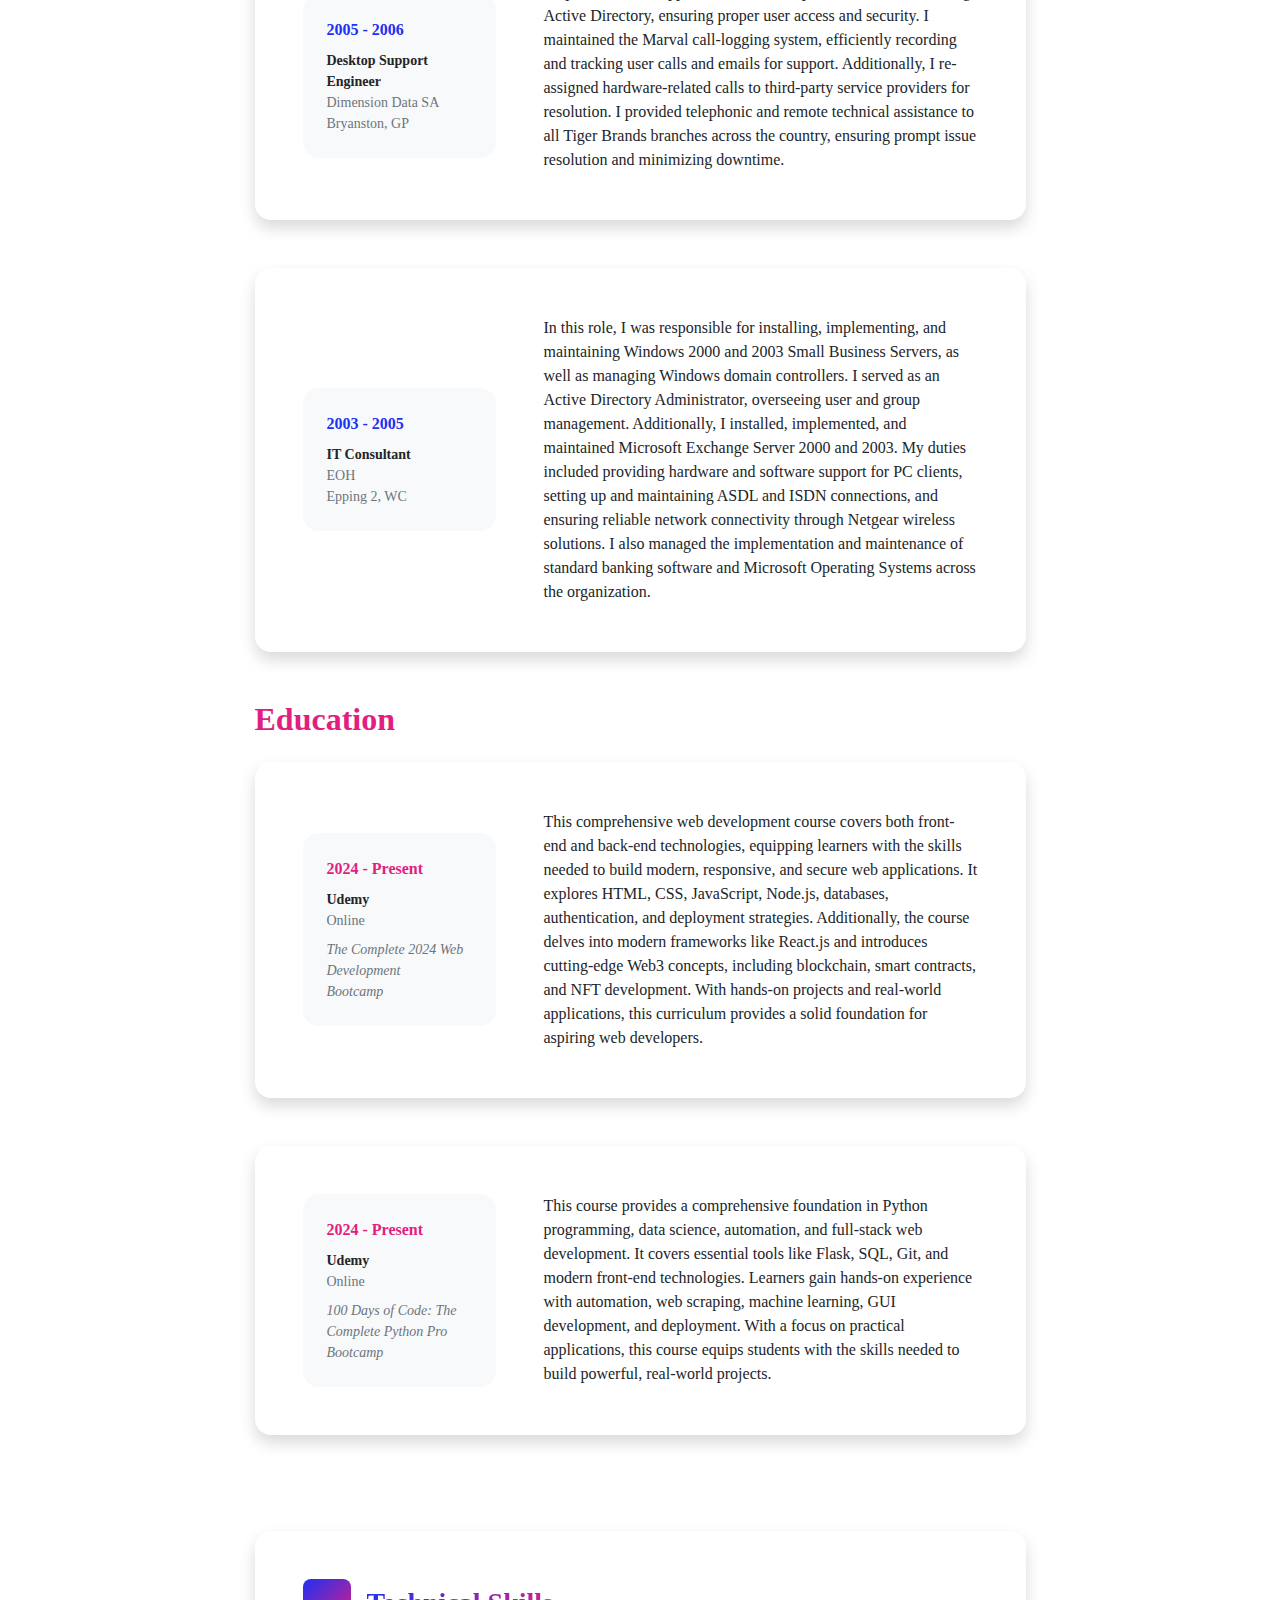
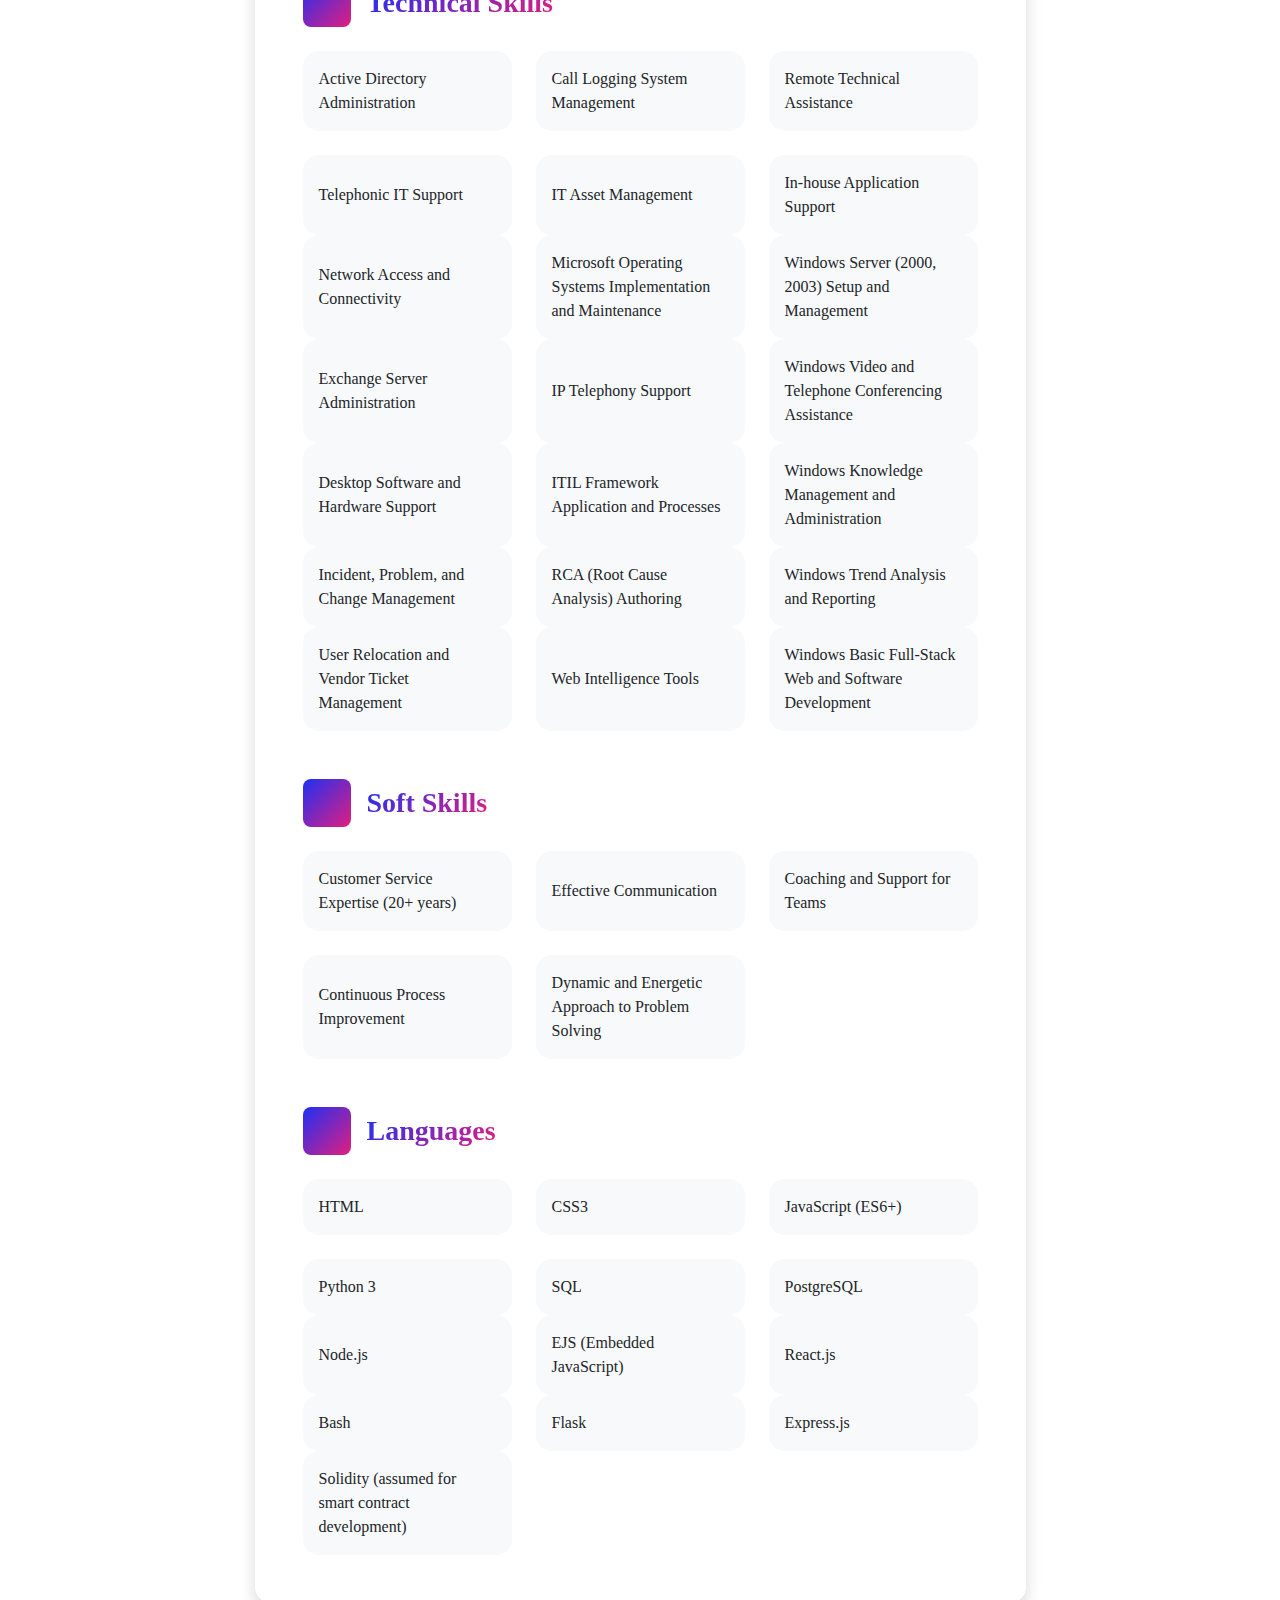
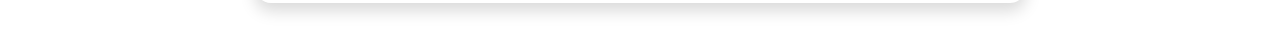
<file: public/resume.html>
<!DOCTYPE html>
<html lang="en">

<head>
    <meta charset="UTF-8">
    <meta name="viewport" content="width=device-width, initial-scale=1.0">
    <title>Resume</title>
    <link rel="icon" type="image/x-icon" href="assets/favicon.ico">
    <link href="https://cdn.jsdelivr.net/npm/bootstrap@5.3.3/dist/css/bootstrap.min.css" rel="stylesheet"
        integrity="sha384-QWTKZyjpPEjISv5WaRU9OFeRpok6YctnYmDr5pNlyT2bRjXh0JMhjY6hW+ALEwIH" crossorigin="anonymous">
    <link rel="stylesheet" href="../css/style.css">
</head>

<body>
    <main class="flex-shrink-0">
        <!-- Navigation-->
        <nav class="navbar navbar-expand-lg navbar-light bg-white py-3">
            <div class="container px-5">
                <a class="navbar-brand" href="./resume.html"><span class="fw-bolder text-primary">Mbulelo Tshabane's
                        Resume</span></a>
                <button class="navbar-toggler" type="button" data-bs-toggle="collapse"
                    data-bs-target="#navbarSupportedContent" aria-controls="navbarSupportedContent"
                    aria-expanded="false" aria-label="Toggle navigation"><span
                        class="navbar-toggler-icon"></span></button>
                <div class="collapse navbar-collapse" id="navbarSupportedContent">
                    <ul class="navbar-nav ms-auto mb-2 mb-lg-0 small fw-bolder">
                        <li class="nav-item"><a class="nav-link" href="../index.html">Home</a></li>
                        <li class="nav-item"><a class="nav-link" href="./resume.html">Resume</a></li>
                        <li class="nav-item"><a class="nav-link" href="./projects.html">Projects</a></li>
                        <li class="nav-item"><a class="nav-link" href="contact.html">Contact</a></li>
                    </ul>
                </div>
            </div>
        </nav>
        <!-- Page Content-->
        <div class="container px-5 my-5">
            <div class="text-center mb-5">
                <h1 class="display-5 fw-bolder mb-0"><span class="text-gradient d-inline">Resume</span></h1>
            </div>
            <div class="row gx-5 justify-content-center">
                <div class="col-lg-11 col-xl-9 col-xxl-8">
                    <!-- Experience Section-->
                    <section>
                        <div class="d-flex align-items-center justify-content-between mb-4">
                            <h2 class="text-primary fw-bolder mb-0">Experience</h2>
                            <!-- Download resume button-->
                            <!-- Note: Set the link href target to a PDF file within your project-->
                            <a class="btn btn-primary px-4 py-3" href="#!">
                                <div class="d-inline-block bi bi-download me-2"></div>
                                Download Resume
                            </a>
                        </div>
                        <!-- Experience Card 1-->
                        <div class="card shadow border-0 rounded-4 mb-5">
                            <div class="card-body p-5">
                                <div class="row align-items-center gx-5">
                                    <div class="col text-center text-lg-start mb-4 mb-lg-0">
                                        <div class="bg-light p-4 rounded-4">
                                            <div class="text-primary fw-bolder mb-2">2022 - Present</div>
                                            <div class="small fw-bolder">Senior Service Desk Analyst</div>
                                            <div class="small text-muted">Logicalis SA</div>
                                            <div class="small text-muted">Plattekloof, WC</div>
                                        </div>
                                    </div>
                                    <div class="col-lg-8">
                                        <div>As part of the IT support team, responsibilities included maintaining the
                                            Call-logging system (ManageEngine ServiceDesk Plus) to effectively record
                                            and track user calls and emails, ensuring timely resolution of issues.
                                            Duties also involved Active Directory administration, such as managing user
                                            accounts, permissions, and groups to ensure secure and efficient system
                                            access. Additionally, provided telephonic and remote technical assistance to
                                            all Harmony branches nationally, addressing technical issues,
                                            troubleshooting, and delivering prompt solutions to maintain seamless
                                            operations across the organization.</div>
                                    </div>
                                </div>
                            </div>
                        </div>
                        <!-- Experience Card 2-->
                        <div class="card shadow border-0 rounded-4 mb-5">
                            <div class="card-body p-5">
                                <div class="row align-items-center gx-5">
                                    <div class="col text-center text-lg-start mb-4 mb-lg-0">
                                        <div class="bg-light p-4 rounded-4">
                                            <div class="text-primary fw-bolder mb-2">2021 - 2022</div>
                                            <div class="small fw-bolder">Senior Service Desk Analyst</div>
                                            <div class="small text-muted">Logicalis SA</div>
                                            <div class="small text-muted">Plattekloof, WC</div>
                                        </div>
                                    </div>
                                    <div class="col-lg-8">
                                        <div>As part of the technical support team, responsibilities included
                                            maintaining the in-house Call-Logging System for each client to efficiently
                                            record and track user calls and emails, ensuring seamless issue resolution.
                                            Managed Active Directory administration tasks, such as user account
                                            creation, updates, and permissions. Provided telephonic and remote technical
                                            assistance to 15 USA-based companies internationally, addressing
                                            computer-related issues promptly and maintaining high levels of customer
                                            satisfaction.</div>
                                    </div>
                                </div>
                            </div>
                        </div>
                        <!-- Experience Card 3-->
                        <div class="card shadow border-0 rounded-4 mb-5">
                            <div class="card-body p-5">
                                <div class="row align-items-center gx-5">
                                    <div class="col text-center text-lg-start mb-4 mb-lg-0">
                                        <div class="bg-light p-4 rounded-4">
                                            <div class="text-primary fw-bolder mb-2">2019 - 2020</div>
                                            <div class="small fw-bolder">Senior Service Desk Analyst</div>
                                            <div class="small text-muted">Sanlam</div>
                                            <div class="small text-muted">Bellville, WC</div>
                                        </div>
                                    </div>
                                    <div class="col-lg-8">
                                        <div>As part of the technical support team, responsibilities included
                                            maintaining the Call-Logging System (CA) to efficiently record and track
                                            user calls and emails, ensuring timely issue resolution. Managed Active
                                            Directory administration tasks, such as user account creation and
                                            maintenance. Provided telephonic and remote technical assistance to all
                                            Sanlam and Santam branches nationwide, troubleshooting hardware, software,
                                            and network issues. Coordinated and reassigned hardware-related calls to
                                            third-party service providers when necessary. Offered dedicated support for
                                            in-house applications, ensuring smooth operation and user satisfaction
                                            across the organization.</div>
                                    </div>
                                </div>
                            </div>
                        </div>
                        <!-- Experience Card 4-->
                        <div class="card shadow border-0 rounded-4 mb-5">
                            <div class="card-body p-5">
                                <div class="row align-items-center gx-5">
                                    <div class="col text-center text-lg-start mb-4 mb-lg-0">
                                        <div class="bg-light p-4 rounded-4">
                                            <div class="text-primary fw-bolder mb-2">2016 - 2019</div>
                                            <div class="small fw-bolder">Incident, Knowledge & Problem Management
                                                Practitioner</div>
                                            <div class="small text-muted">EOH</div>
                                            <div class="small text-muted">Bedfordview, GP</div>
                                        </div>
                                    </div>
                                    <div class="col-lg-8">
                                        <div>This role encompasses the management and optimization of Problem Management
                                            processes, ensuring the effective resolution of incidents and prevention of
                                            reoccurring issues. Key responsibilities include overseeing the lifecycle of
                                            all problems, facilitating root cause analysis (RCA), and implementing
                                            preventative measures to minimize the impact of incidents. The role also
                                            involves supporting and coaching service lines, ensuring adherence to ITIL
                                            frameworks, and driving continuous improvement initiatives. Duties include
                                            managing Change Management integration, performing trend analysis,
                                            maintaining knowledge base systems like ServiceNow, and ensuring effective
                                            communication with service desks, vendors, and service delivery teams. A
                                            primary focus is on enhancing operational service delivery, customer
                                            satisfaction, and reporting on process performance through regular updates
                                            and presentations.</div>
                                    </div>
                                </div>
                            </div>
                        </div>
                        <!-- Experience Card 5-->
                        <div class="card shadow border-0 rounded-4 mb-5">
                            <div class="card-body p-5">
                                <div class="row align-items-center gx-5">
                                    <div class="col text-center text-lg-start mb-4 mb-lg-0">
                                        <div class="bg-light p-4 rounded-4">
                                            <div class="text-primary fw-bolder mb-2">2015 - 2016</div>
                                            <div class="small fw-bolder">Sasol Ticket Life-cycle Management</div>
                                            <div class="small text-muted">EOH</div>
                                            <div class="small text-muted">Bedfordview, GP</div>
                                        </div>
                                    </div>
                                    <div class="col-lg-8">
                                        <div>In this role, responsibilities include managing user relocation tickets and
                                            Sasol vendor tickets within the CA system, ensuring timely resolution and
                                            efficient processing. Support is provided to Service Desk Agents by
                                            addressing their queries and assisting in the resolution of long-outstanding
                                            tickets. Additionally, duties involve contributing to the CA Knowledge Base
                                            Tool by supplying accurate and helpful information, as well as conducting
                                            training sessions for Service Desk Agents to enhance their skills and
                                            knowledge.</div>
                                    </div>
                                </div>
                            </div>
                        </div>
                        <!-- Experience Card 6-->
                        <div class="card shadow border-0 rounded-4 mb-5">
                            <div class="card-body p-5">
                                <div class="row align-items-center gx-5">
                                    <div class="col text-center text-lg-start mb-4 mb-lg-0">
                                        <div class="bg-light p-4 rounded-4">
                                            <div class="text-primary fw-bolder mb-2">2015 - 2015</div>
                                            <div class="small fw-bolder">Service Desk Agent</div>
                                            <div class="small text-muted">EOH</div>
                                            <div class="small text-muted">Bedfordview, GP</div>
                                        </div>
                                    </div>
                                    <div class="col-lg-8">
                                        <div>As part of the IT support team, responsibilities included maintaining the
                                            Call-Logging System (CA) to efficiently record and track user calls and
                                            emails, ensuring timely issue resolution. Duties also involved Active
                                            Directory administration, such as user account management and access
                                            control. Hardware-related calls were re-assigned to third-party companies
                                            for specialized attention. Additionally, provided telephonic and remote
                                            technical support to Sasol branches across the country, addressing technical
                                            issues and ensuring minimal downtime. Expertise was also applied to
                                            supporting in-house applications, ensuring smooth functionality and user
                                            satisfaction.</div>
                                    </div>
                                </div>
                            </div>
                        </div>
                        <!-- Experience Card 7-->
                        <div class="card shadow border-0 rounded-4 mb-5">
                            <div class="card-body p-5">
                                <div class="row align-items-center gx-5">
                                    <div class="col text-center text-lg-start mb-4 mb-lg-0">
                                        <div class="bg-light p-4 rounded-4">
                                            <div class="text-primary fw-bolder mb-2">2013 - 2014</div>
                                            <div class="small fw-bolder">Knowledge Administrator</div>
                                            <div class="small text-muted">EOH</div>
                                            <div class="small text-muted">Bedfordview, GP</div>
                                        </div>
                                    </div>
                                    <div class="col-lg-8">
                                        <div>As part of the role, the focus is on enhancing customer satisfaction by
                                            ensuring effective management and continuous improvement of the
                                            Knowledge-Based Tool (CA). Responsibilities include maintaining and updating
                                            the Best Guide knowledge system, monitoring case statuses, ensuring content
                                            accuracy, and assisting the service desk in its proper usage. Additionally,
                                            the role involves fostering effective communication with the service desk,
                                            bundles, vendors, and service delivery teams to streamline operations.
                                            Regular reporting and presentations on knowledge usage (weekly and monthly)
                                            further contribute to optimizing operational service delivery and ensuring
                                            high-quality input for improved service outcomes.</div>
                                    </div>
                                </div>
                            </div>
                        </div>
                        <!-- Experience Card 8-->
                        <div class="card shadow border-0 rounded-4 mb-5">
                            <div class="card-body p-5">
                                <div class="row align-items-center gx-5">
                                    <div class="col text-center text-lg-start mb-4 mb-lg-0">
                                        <div class="bg-light p-4 rounded-4">
                                            <div class="text-primary fw-bolder mb-2">2011 - 2013</div>
                                            <div class="small fw-bolder">Knowledge Coordinator</div>
                                            <div class="small text-muted">T-Systems</div>
                                            <div class="small text-muted">Midrand, GP</div>
                                        </div>
                                    </div>
                                    <div class="col-lg-8">
                                        <div>The role involves enhancing customer satisfaction through efficient
                                            management and continuous improvement of operational service delivery. Key
                                            responsibilities include maintaining and updating content in the Knowledge
                                            Based Tool (Best Guide), ensuring the quality and accuracy of information,
                                            and providing support to the service desk. The position also requires
                                            effective communication with service desks, vendors, and service delivery
                                            teams. Additionally, the role includes monitoring case statuses, ensuring
                                            the currency of information, and producing weekly and monthly reports on
                                            Best Guide usage to track and analyze performance.</div>
                                    </div>
                                </div>
                            </div>
                        </div>
                        <!-- Experience Card 9-->
                        <div class="card shadow border-0 rounded-4 mb-5">
                            <div class="card-body p-5">
                                <div class="row align-items-center gx-5">
                                    <div class="col text-center text-lg-start mb-4 mb-lg-0">
                                        <div class="bg-light p-4 rounded-4">
                                            <div class="text-primary fw-bolder mb-2">2011 - 2011</div>
                                            <div class="small fw-bolder">Incident Coordinator</div>
                                            <div class="small text-muted">T-Systems</div>
                                            <div class="small text-muted">Midrand, GP</div>
                                        </div>
                                    </div>
                                    <div class="col-lg-8">
                                        <div>The primary duties performed include enhancing customer satisfaction
                                            through efficient incident and request management for P3, P4, and P5 issues,
                                            ensuring they are addressed in a structured manner. Efforts focus on
                                            reducing the time incidents and requests remain unresolved and minimizing
                                            call hopping between different service bundles. The role involves improving
                                            vendor service delivery to the user community, while also driving continuous
                                            improvements in operational service delivery. Effective communication with
                                            the service desk, service bundles, vendors, and service delivery teams is
                                            key, along with maintaining and updating the Best Guide (Knowledgebase Tool)
                                            with new information to support smoother operations.</div>
                                    </div>
                                </div>
                            </div>
                        </div>
                        <!-- Experience Card 10-->
                        <div class="card shadow border-0 rounded-4 mb-5">
                            <div class="card-body p-5">
                                <div class="row align-items-center gx-5">
                                    <div class="col text-center text-lg-start mb-4 mb-lg-0">
                                        <div class="bg-light p-4 rounded-4">
                                            <div class="text-primary fw-bolder mb-2">2010 - 2011</div>
                                            <div class="small fw-bolder">Service Desk Agent</div>
                                            <div class="small text-muted">T-Systems</div>
                                            <div class="small text-muted">Midrand, GP</div>
                                        </div>
                                    </div>
                                    <div class="col-lg-8">
                                        <div>As part of the IT support team, I was responsible for active directory
                                            administration, ensuring user access and permissions were properly managed.
                                            I maintained the COSIMA call-logging system, accurately recording and
                                            tracking user calls and emails for efficient follow-up. Additionally, I
                                            re-assigned hardware-related calls to third-party companies for resolution.
                                            I provided telephonic and remote technical assistance to all Sasol branches
                                            nationwide, addressing various IT issues. I also supported in-house
                                            applications, ensuring smooth functionality and user support.</div>
                                    </div>
                                </div>
                            </div>
                        </div>
                        <!-- Experience Card 10-->
                        <div class="card shadow border-0 rounded-4 mb-5">
                            <div class="card-body p-5">
                                <div class="row align-items-center gx-5">
                                    <div class="col text-center text-lg-start mb-4 mb-lg-0">
                                        <div class="bg-light p-4 rounded-4">
                                            <div class="text-primary fw-bolder mb-2">2008 - 2009</div>
                                            <div class="small fw-bolder">Service Desk Agent</div>
                                            <div class="small text-muted">GijimaAST</div>
                                            <div class="small text-muted">Samrand, GP</div>
                                        </div>
                                    </div>
                                    <div class="col-lg-8">
                                        <div>In this role, I was responsible for Active Directory administration,
                                            ensuring proper user management and system access. I maintained the Remedy 7
                                            call-logging system to track and document user calls and emails, efficiently
                                            managing support requests. Additionally, I re-assigned hardware-related
                                            calls to third-party companies for resolution and provided telephonic and
                                            remote technical assistance to all Impala branches nationwide. I supported
                                            in-house applications, including SACO and SAP, and handled the installation
                                            of SAP and its patches to ensure smooth operations.</div>
                                    </div>
                                </div>
                            </div>
                        </div>
                        <!-- Experience Card 11-->
                        <div class="card shadow border-0 rounded-4 mb-5">
                            <div class="card-body p-5">
                                <div class="row align-items-center gx-5">
                                    <div class="col text-center text-lg-start mb-4 mb-lg-0">
                                        <div class="bg-light p-4 rounded-4">
                                            <div class="text-primary fw-bolder mb-2">2008 - 2008</div>
                                            <div class="small fw-bolder">IT Support Specialist</div>
                                            <div class="small text-muted">CreditEdge</div>
                                            <div class="small text-muted">Randburg, GP</div>
                                        </div>
                                    </div>
                                    <div class="col-lg-8">
                                        <div>In my role, I manage IT assets and provide both telephonic and remote
                                            technical support to all CreditEdge branches across the country. I am
                                            responsible for offering desktop software and hardware support to over 300
                                            users, ensuring smooth daily operations. Additionally, I assist in the
                                            maintenance and troubleshooting of in-house applications such as Smart and
                                            SmartII, ensuring optimal performance and resolving issues promptly.</div>
                                    </div>
                                </div>
                            </div>
                        </div>
                        <!-- Experience Card 11-->
                        <div class="card shadow border-0 rounded-4 mb-5">
                            <div class="card-body p-5">
                                <div class="row align-items-center gx-5">
                                    <div class="col text-center text-lg-start mb-4 mb-lg-0">
                                        <div class="bg-light p-4 rounded-4">
                                            <div class="text-primary fw-bolder mb-2">2006 - 2008</div>
                                            <div class="small fw-bolder">Desktop Support Engineer</div>
                                            <div class="small text-muted">Dimension Data SA</div>
                                            <div class="small text-muted">Sandton, GP</div>
                                        </div>
                                    </div>
                                    <div class="col-lg-8">
                                        <div>In this role, the individual was responsible for active directory
                                            administration, ensuring efficient user management and security protocols.
                                            They maintained the Marval call-logging system to accurately record and
                                            track user calls and emails, and re-assigned hardware-related issues to
                                            third-party companies as needed. Additionally, they provided both telephonic
                                            and remote technical support to all Lonmin branches across the country,
                                            including support for IP telephones and in-house applications such as LIMS,
                                            GRISK, SACO, and SAP. The role also involved the installation and patching
                                            of SAP systems to ensure optimal functionality.</div>
                                    </div>
                                </div>
                            </div>
                        </div>
                        <!-- Experience Card 11-->
                        <div class="card shadow border-0 rounded-4 mb-5">
                            <div class="card-body p-5">
                                <div class="row align-items-center gx-5">
                                    <div class="col text-center text-lg-start mb-4 mb-lg-0">
                                        <div class="bg-light p-4 rounded-4">
                                            <div class="text-primary fw-bolder mb-2">2008 - 2008</div>
                                            <div class="small fw-bolder">Desktop Support Engineer</div>
                                            <div class="small text-muted">Dimension Data SA</div>
                                            <div class="small text-muted">Bryanston, GP</div>
                                        </div>
                                    </div>
                                    <div class="col-lg-8">
                                        <div>In this role, the individual was responsible for active directory
                                            administration, ensuring efficient user management and security protocols.
                                            They maintained the Marval call-logging system to accurately record and
                                            track user calls and emails, and re-assigned hardware-related issues to
                                            third-party companies as needed. Additionally, they provided both telephonic
                                            and remote technical support to all Lonmin branches across the country,
                                            including support for IP telephones and in-house applications such as LIMS,
                                            GRISK, SACO, and SAP. The role also involved the installation and patching
                                            of SAP systems to ensure optimal functionality.</div>
                                    </div>
                                </div>
                            </div>
                        </div>
                        <!-- Experience Card 12-->
                        <div class="card shadow border-0 rounded-4 mb-5">
                            <div class="card-body p-5">
                                <div class="row align-items-center gx-5">
                                    <div class="col text-center text-lg-start mb-4 mb-lg-0">
                                        <div class="bg-light p-4 rounded-4">
                                            <div class="text-primary fw-bolder mb-2">2006 - 2008</div>
                                            <div class="small fw-bolder">Junior Systems Engineer</div>
                                            <div class="small text-muted">Dimension Data SA</div>
                                            <div class="small text-muted">Sandton, GP</div>
                                        </div>
                                    </div>
                                    <div class="col-lg-8">
                                        <div>As a Technical Support Specialist, I provided comprehensive hardware and
                                            software support for four branches in Gauteng, ensuring seamless operations
                                            across multiple sites. I maintained the Marval call-logging system to track
                                            user issues and managed both first and second-line support for SAB and ABI
                                            directors and PAs. My role involved delivering both physical and remote
                                            technical assistance, including network access, printing, scanning, and
                                            application support. I administered a network of workstations, managed
                                            inventory, and conducted routine system maintenance and user profile
                                            backups. Additionally, I offered active directory administration and
                                            provided customer-focused, professional service. My responsibilities also
                                            extended to assisting with VPN, 3G, Dial-up technologies, video and
                                            telephone conferencing, HTC devices, and the installation of SAP and
                                            patches. Furthermore, I facilitated training and development functions to
                                            support staff growth and technical proficiency.</div>
                                    </div>
                                </div>
                            </div>
                        </div>
                        <!-- Experience Card 13-->
                        <div class="card shadow border-0 rounded-4 mb-5">
                            <div class="card-body p-5">
                                <div class="row align-items-center gx-5">
                                    <div class="col text-center text-lg-start mb-4 mb-lg-0">
                                        <div class="bg-light p-4 rounded-4">
                                            <div class="text-primary fw-bolder mb-2">2005 - 2006</div>
                                            <div class="small fw-bolder">Desktop Support Engineer</div>
                                            <div class="small text-muted">Dimension Data SA</div>
                                            <div class="small text-muted">Bryanston, GP</div>
                                        </div>
                                    </div>
                                    <div class="col-lg-8">
                                        <div>As part of the IT support team, I was responsible for administering Active
                                            Directory, ensuring proper user access and security. I maintained the Marval
                                            call-logging system, efficiently recording and tracking user calls and
                                            emails for support. Additionally, I re-assigned hardware-related calls to
                                            third-party service providers for resolution. I provided telephonic and
                                            remote technical assistance to all Tiger Brands branches across the country,
                                            ensuring prompt issue resolution and minimizing downtime.</div>
                                    </div>
                                </div>
                            </div>
                        </div>
                        <!-- Experience Card 14-->
                        <div class="card shadow border-0 rounded-4 mb-5">
                            <div class="card-body p-5">
                                <div class="row align-items-center gx-5">
                                    <div class="col text-center text-lg-start mb-4 mb-lg-0">
                                        <div class="bg-light p-4 rounded-4">
                                            <div class="text-primary fw-bolder mb-2">2003 - 2005</div>
                                            <div class="small fw-bolder">IT Consultant</div>
                                            <div class="small text-muted">EOH</div>
                                            <div class="small text-muted">Epping 2, WC</div>
                                        </div>
                                    </div>
                                    <div class="col-lg-8">
                                        <div>In this role, I was responsible for installing, implementing, and
                                            maintaining Windows 2000 and 2003 Small Business Servers, as well as
                                            managing Windows domain controllers. I served as an Active Directory
                                            Administrator, overseeing user and group management. Additionally, I
                                            installed, implemented, and maintained Microsoft Exchange Server 2000 and
                                            2003. My duties included providing hardware and software support for PC
                                            clients, setting up and maintaining ASDL and ISDN connections, and ensuring
                                            reliable network connectivity through Netgear wireless solutions. I also
                                            managed the implementation and maintenance of standard banking software and
                                            Microsoft Operating Systems across the organization.</div>
                                    </div>
                                </div>
                            </div>
                        </div>
                    </section>
                    <!-- Education Section-->
                    <section>
                        <h2 class="text-secondary fw-bolder mb-4">Education</h2>
                        <!-- Education Card 1-->
                        <div class="card shadow border-0 rounded-4 mb-5">
                            <div class="card-body p-5">
                                <div class="row align-items-center gx-5">
                                    <div class="col text-center text-lg-start mb-4 mb-lg-0">
                                        <div class="bg-light p-4 rounded-4">
                                            <div class="text-secondary fw-bolder mb-2">2024 - Present</div>
                                            <div class="mb-2">
                                                <div class="small fw-bolder">Udemy</div>
                                                <div class="small text-muted">Online</div>
                                            </div>
                                            <div class="fst-italic">
                                                <div class="small text-muted">The Complete 2024 Web Development</div>
                                                <div class="small text-muted">Bootcamp</div>
                                            </div>
                                        </div>
                                    </div>
                                    <div class="col-lg-8">
                                        <div>This comprehensive web development course covers both front-end and
                                            back-end technologies, equipping learners with the skills needed to build
                                            modern, responsive, and secure web applications. It explores HTML, CSS,
                                            JavaScript, Node.js, databases, authentication, and deployment strategies.
                                            Additionally, the course delves into modern frameworks like React.js and
                                            introduces cutting-edge Web3 concepts, including blockchain, smart
                                            contracts, and NFT development. With hands-on projects and real-world
                                            applications, this curriculum provides a solid foundation for aspiring web
                                            developers.</div>
                                    </div>
                                </div>
                            </div>
                        </div>
                        <!-- Education Card 2-->
                        <div class="card shadow border-0 rounded-4 mb-5">
                            <div class="card-body p-5">
                                <div class="row align-items-center gx-5">
                                    <div class="col text-center text-lg-start mb-4 mb-lg-0">
                                        <div class="bg-light p-4 rounded-4">
                                            <div class="text-secondary fw-bolder mb-2">2024 - Present</div>
                                            <div class="mb-2">
                                                <div class="small fw-bolder">Udemy</div>
                                                <div class="small text-muted">Online</div>
                                            </div>
                                            <div class="fst-italic">
                                                <div class="small text-muted">100 Days of Code: The Complete Python Pro
                                                </div>
                                                <div class="small text-muted">Bootcamp</div>
                                            </div>
                                        </div>
                                    </div>
                                    <div class="col-lg-8">
                                        <div>This course provides a comprehensive foundation in Python programming, data
                                            science, automation, and full-stack web development. It covers essential
                                            tools like Flask, SQL, Git, and modern front-end technologies. Learners gain
                                            hands-on experience with automation, web scraping, machine learning, GUI
                                            development, and deployment. With a focus on practical applications, this
                                            course equips students with the skills needed to build powerful, real-world
                                            projects.</div>
                                    </div>
                                </div>
                            </div>
                        </div>
                    </section>
                    <!-- Divider-->
                    <div class="pb-5"></div>
                    <!-- Skills Section-->
                    <section>
                        <!-- Skillset Card-->
                        <div class="card shadow border-0 rounded-4 mb-5">
                            <div class="card-body p-5">
                                <!-- Technical skills list-->
                                <div class="mb-5">
                                    <div class="d-flex align-items-center mb-4">
                                        <div
                                            class="feature bg-primary bg-gradient-primary-to-secondary text-white rounded-3 me-3">
                                            <i class="bi bi-tools"></i></div>
                                        <h3 class="fw-bolder mb-0"><span class="text-gradient d-inline">Technical
                                                Skills</span></h3>
                                    </div>
                                    <div class="row row-cols-1 row-cols-md-3 mb-4">
                                        <div class="col mb-4 mb-md-0">
                                            <div class="d-flex align-items-center bg-light rounded-4 p-3 h-100">Active
                                                Directory Administration</div>
                                        </div>
                                        <div class="col mb-4 mb-md-0">
                                            <div class="d-flex align-items-center bg-light rounded-4 p-3 h-100">
                                                Call Logging System Management</div>
                                        </div>
                                        <div class="col">
                                            <div class="d-flex align-items-center bg-light rounded-4 p-3 h-100">Remote
                                                Technical Assistance</div>
                                        </div>
                                    </div>
                                    <div class="row row-cols-1 row-cols-md-3">
                                        <div class="col mb-4 mb-md-0">
                                            <div class="d-flex align-items-center bg-light rounded-4 p-3 h-100">
                                                Telephonic IT Support</div>
                                        </div>
                                        <div class="col mb-4 mb-md-0">
                                            <div class="d-flex align-items-center bg-light rounded-4 p-3 h-100">IT Asset
                                                Management</div>
                                        </div>
                                        <div class="col">
                                            <div class="d-flex align-items-center bg-light rounded-4 p-3 h-100">In-house
                                                Application Support</div>
                                        </div>
                                    </div>
                                    <div class="row row-cols-1 row-cols-md-3">
                                        <div class="col mb-4 mb-md-0">
                                            <div class="d-flex align-items-center bg-light rounded-4 p-3 h-100">
                                                Network Access and Connectivity</div>
                                        </div>
                                        <div class="col mb-4 mb-md-0">
                                            <div class="d-flex align-items-center bg-light rounded-4 p-3 h-100">
                                                Microsoft Operating Systems Implementation and Maintenance</div>
                                        </div>
                                        <div class="col">
                                            <div class="d-flex align-items-center bg-light rounded-4 p-3 h-100">Windows
                                                Server (2000, 2003) Setup and Management</div>
                                        </div>
                                    </div>
                                    <div class="row row-cols-1 row-cols-md-3">
                                        <div class="col mb-4 mb-md-0">
                                            <div class="d-flex align-items-center bg-light rounded-4 p-3 h-100">
                                                Exchange Server Administration</div>
                                        </div>
                                        <div class="col mb-4 mb-md-0">
                                            <div class="d-flex align-items-center bg-light rounded-4 p-3 h-100">
                                                IP Telephony Support</div>
                                        </div>
                                        <div class="col">
                                            <div class="d-flex align-items-center bg-light rounded-4 p-3 h-100">Windows
                                                Video and Telephone Conferencing Assistance</div>
                                        </div>
                                    </div>
                                    <div class="row row-cols-1 row-cols-md-3">
                                        <div class="col mb-4 mb-md-0">
                                            <div class="d-flex align-items-center bg-light rounded-4 p-3 h-100">
                                                Desktop Software and Hardware Support</div>
                                        </div>
                                        <div class="col mb-4 mb-md-0">
                                            <div class="d-flex align-items-center bg-light rounded-4 p-3 h-100">
                                                ITIL Framework Application and Processes</div>
                                        </div>
                                        <div class="col">
                                            <div class="d-flex align-items-center bg-light rounded-4 p-3 h-100">Windows
                                                Knowledge Management and Administration</div>
                                        </div>
                                    </div>
                                    <div class="row row-cols-1 row-cols-md-3">
                                        <div class="col mb-4 mb-md-0">
                                            <div class="d-flex align-items-center bg-light rounded-4 p-3 h-100">
                                                Incident, Problem, and Change Management</div>
                                        </div>
                                        <div class="col mb-4 mb-md-0">
                                            <div class="d-flex align-items-center bg-light rounded-4 p-3 h-100">
                                                RCA (Root Cause Analysis) Authoring</div>
                                        </div>
                                        <div class="col">
                                            <div class="d-flex align-items-center bg-light rounded-4 p-3 h-100">Windows
                                                Trend Analysis and Reporting</div>
                                        </div>
                                    </div>
                                    <div class="row row-cols-1 row-cols-md-3">
                                        <div class="col mb-4 mb-md-0">
                                            <div class="d-flex align-items-center bg-light rounded-4 p-3 h-100">
                                                User Relocation and Vendor Ticket Management</div>
                                        </div>
                                        <div class="col mb-4 mb-md-0">
                                            <div class="d-flex align-items-center bg-light rounded-4 p-3 h-100">
                                                Web Intelligence Tools</div>
                                        </div>
                                        <div class="col">
                                            <div class="d-flex align-items-center bg-light rounded-4 p-3 h-100">Windows
                                                Basic Full-Stack Web and Software Development</div>
                                        </div>
                                    </div>
                                </div>
                                <!-- Soft skills list-->
                                <div class="mb-5">
                                    <div class="d-flex align-items-center mb-4">
                                        <div
                                            class="feature bg-primary bg-gradient-primary-to-secondary text-white rounded-3 me-3">
                                            <i class="bi bi-tools"></i></div>
                                        <h3 class="fw-bolder mb-0"><span class="text-gradient d-inline">Soft
                                                Skills</span></h3>
                                    </div>
                                    <div class="row row-cols-1 row-cols-md-3 mb-4">
                                        <div class="col mb-4 mb-md-0">
                                            <div class="d-flex align-items-center bg-light rounded-4 p-3 h-100">Customer
                                                Service Expertise (20+ years)</div>
                                        </div>
                                        <div class="col mb-4 mb-md-0">
                                            <div class="d-flex align-items-center bg-light rounded-4 p-3 h-100">
                                                Effective Communication</div>
                                        </div>
                                        <div class="col">
                                            <div class="d-flex align-items-center bg-light rounded-4 p-3 h-100">Coaching
                                                and Support for Teams</div>
                                        </div>
                                    </div>
                                    <div class="row row-cols-1 row-cols-md-3">
                                        <div class="col mb-4 mb-md-0">
                                            <div class="d-flex align-items-center bg-light rounded-4 p-3 h-100">
                                                Continuous Process Improvement</div>
                                        </div>
                                        <div class="col mb-4 mb-md-0">
                                            <div class="d-flex align-items-center bg-light rounded-4 p-3 h-100">Dynamic
                                                and Energetic Approach to Problem Solving</div>
                                        </div>
                                    </div>
                                </div>
                                <!-- Languages list-->
                                <div class="mb-0">
                                    <div class="d-flex align-items-center mb-4">
                                        <div
                                            class="feature bg-primary bg-gradient-primary-to-secondary text-white rounded-3 me-3">
                                            <i class="bi bi-code-slash"></i></div>
                                        <h3 class="fw-bolder mb-0"><span class="text-gradient d-inline">Languages</span>
                                        </h3>
                                    </div>
                                    <div class="row row-cols-1 row-cols-md-3 mb-4">
                                        <div class="col mb-4 mb-md-0">
                                            <div class="d-flex align-items-center bg-light rounded-4 p-3 h-100">HTML
                                            </div>
                                        </div>
                                        <div class="col mb-4 mb-md-0">
                                            <div class="d-flex align-items-center bg-light rounded-4 p-3 h-100">CSS3
                                            </div>
                                        </div>
                                        <div class="col">
                                            <div class="d-flex align-items-center bg-light rounded-4 p-3 h-100">
                                                JavaScript (ES6+)</div>
                                        </div>
                                    </div>
                                    <div class="row row-cols-1 row-cols-md-3">
                                        <div class="col mb-4 mb-md-0">
                                            <div class="d-flex align-items-center bg-light rounded-4 p-3 h-100">Python 3
                                            </div>
                                        </div>
                                        <div class="col mb-4 mb-md-0">
                                            <div class="d-flex align-items-center bg-light rounded-4 p-3 h-100">SQL
                                            </div>
                                        </div>
                                        <div class="col">
                                            <div class="d-flex align-items-center bg-light rounded-4 p-3 h-100">
                                                PostgreSQL
                                            </div>
                                        </div>
                                    </div>
                                    <div class="row row-cols-1 row-cols-md-3">
                                        <div class="col mb-4 mb-md-0">
                                            <div class="d-flex align-items-center bg-light rounded-4 p-3 h-100">Node.js
                                            </div>
                                        </div>
                                        <div class="col mb-4 mb-md-0">
                                            <div class="d-flex align-items-center bg-light rounded-4 p-3 h-100">EJS
                                                (Embedded JavaScript)
                                            </div>
                                        </div>
                                        <div class="col">
                                            <div class="d-flex align-items-center bg-light rounded-4 p-3 h-100">React.js
                                            </div>
                                        </div>
                                    </div>
                                    <div class="row row-cols-1 row-cols-md-3">
                                        <div class="col mb-4 mb-md-0">
                                            <div class="d-flex align-items-center bg-light rounded-4 p-3 h-100">Bash
                                            </div>
                                        </div>
                                        <div class="col mb-4 mb-md-0">
                                            <div class="d-flex align-items-center bg-light rounded-4 p-3 h-100">Flask
                                            </div>
                                        </div>
                                        <div class="col">
                                            <div class="d-flex align-items-center bg-light rounded-4 p-3 h-100">
                                                Express.js
                                            </div>
                                        </div>
                                    </div>
                                    <div class="row row-cols-1 row-cols-md-3">
                                        <div class="col mb-4 mb-md-0">
                                            <div class="d-flex align-items-center bg-light rounded-4 p-3 h-100">Solidity
                                                (assumed for smart contract development)
                                            </div>
                                        </div>
                                    </div>
                                </div>
                            </div>
                        </div>
                    </section>
                </div>
            </div>
        </div>
    </main>
</body>

</html>
</file>
